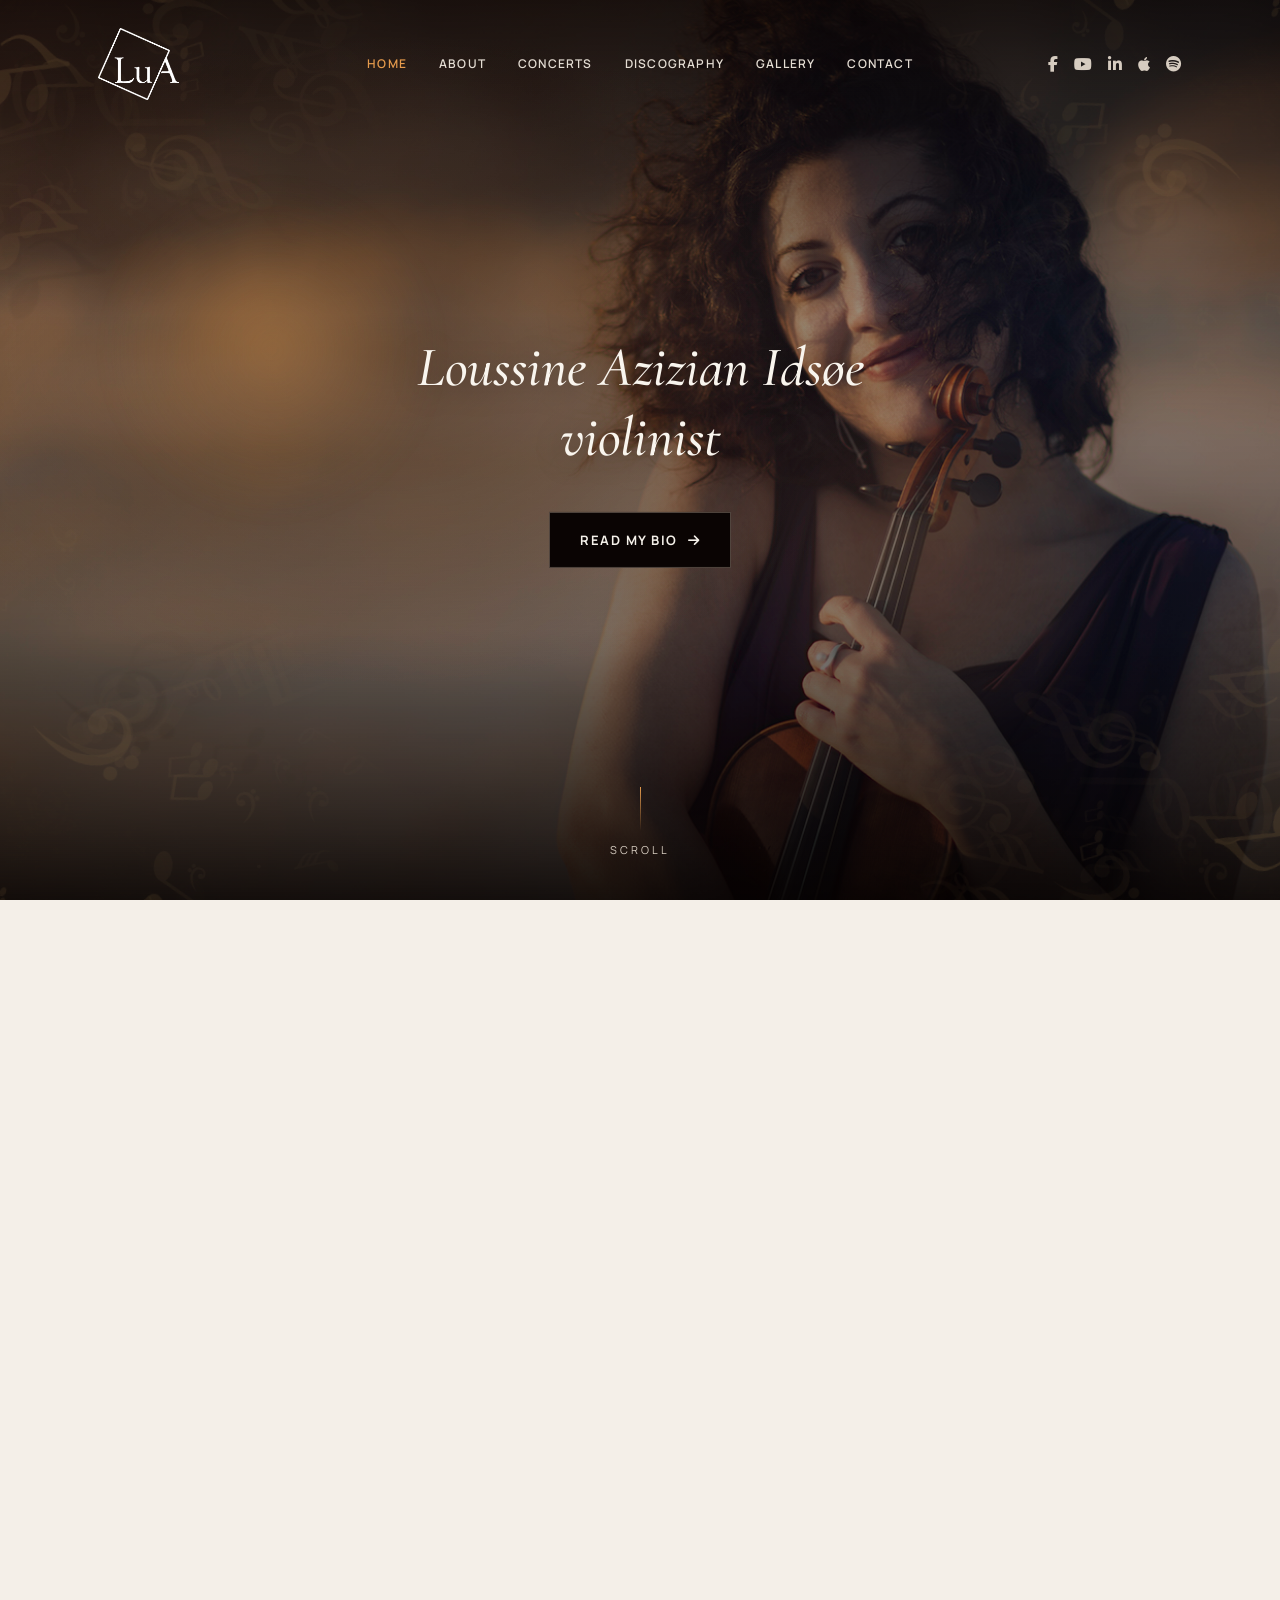
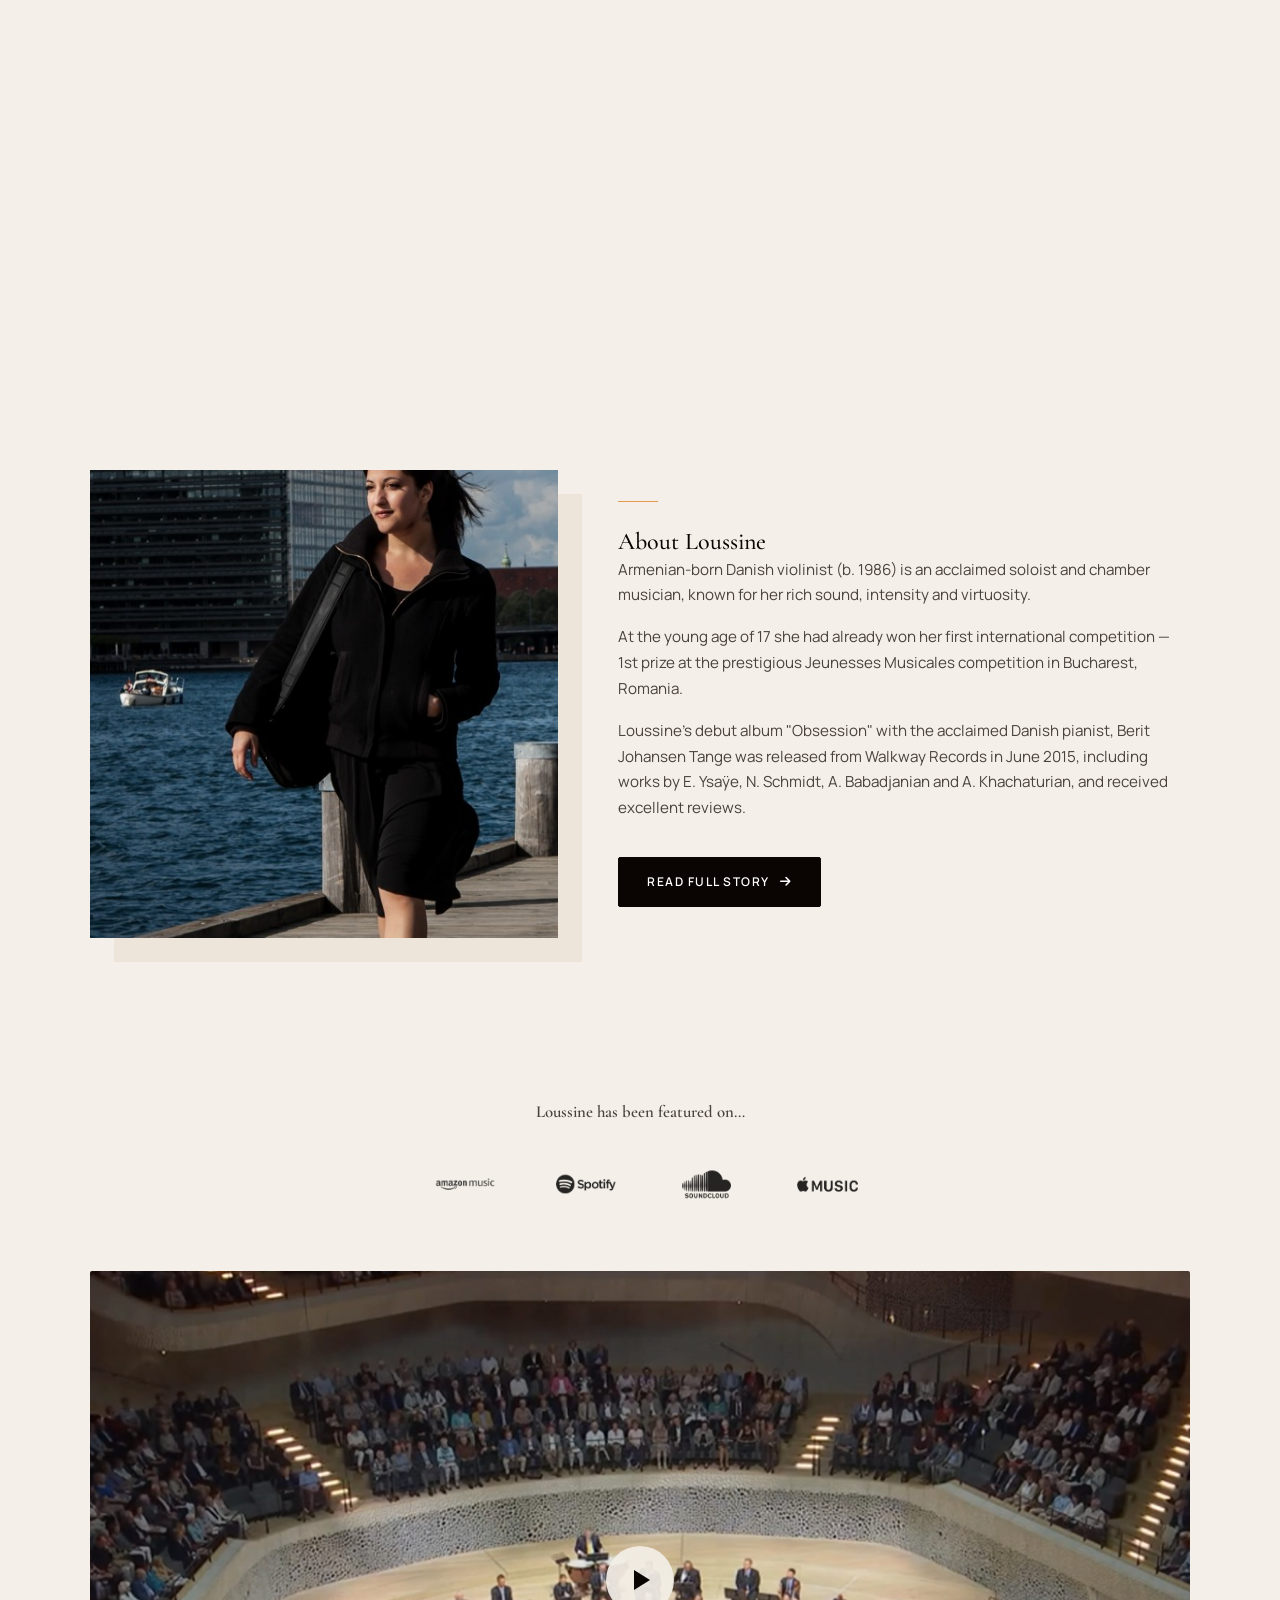
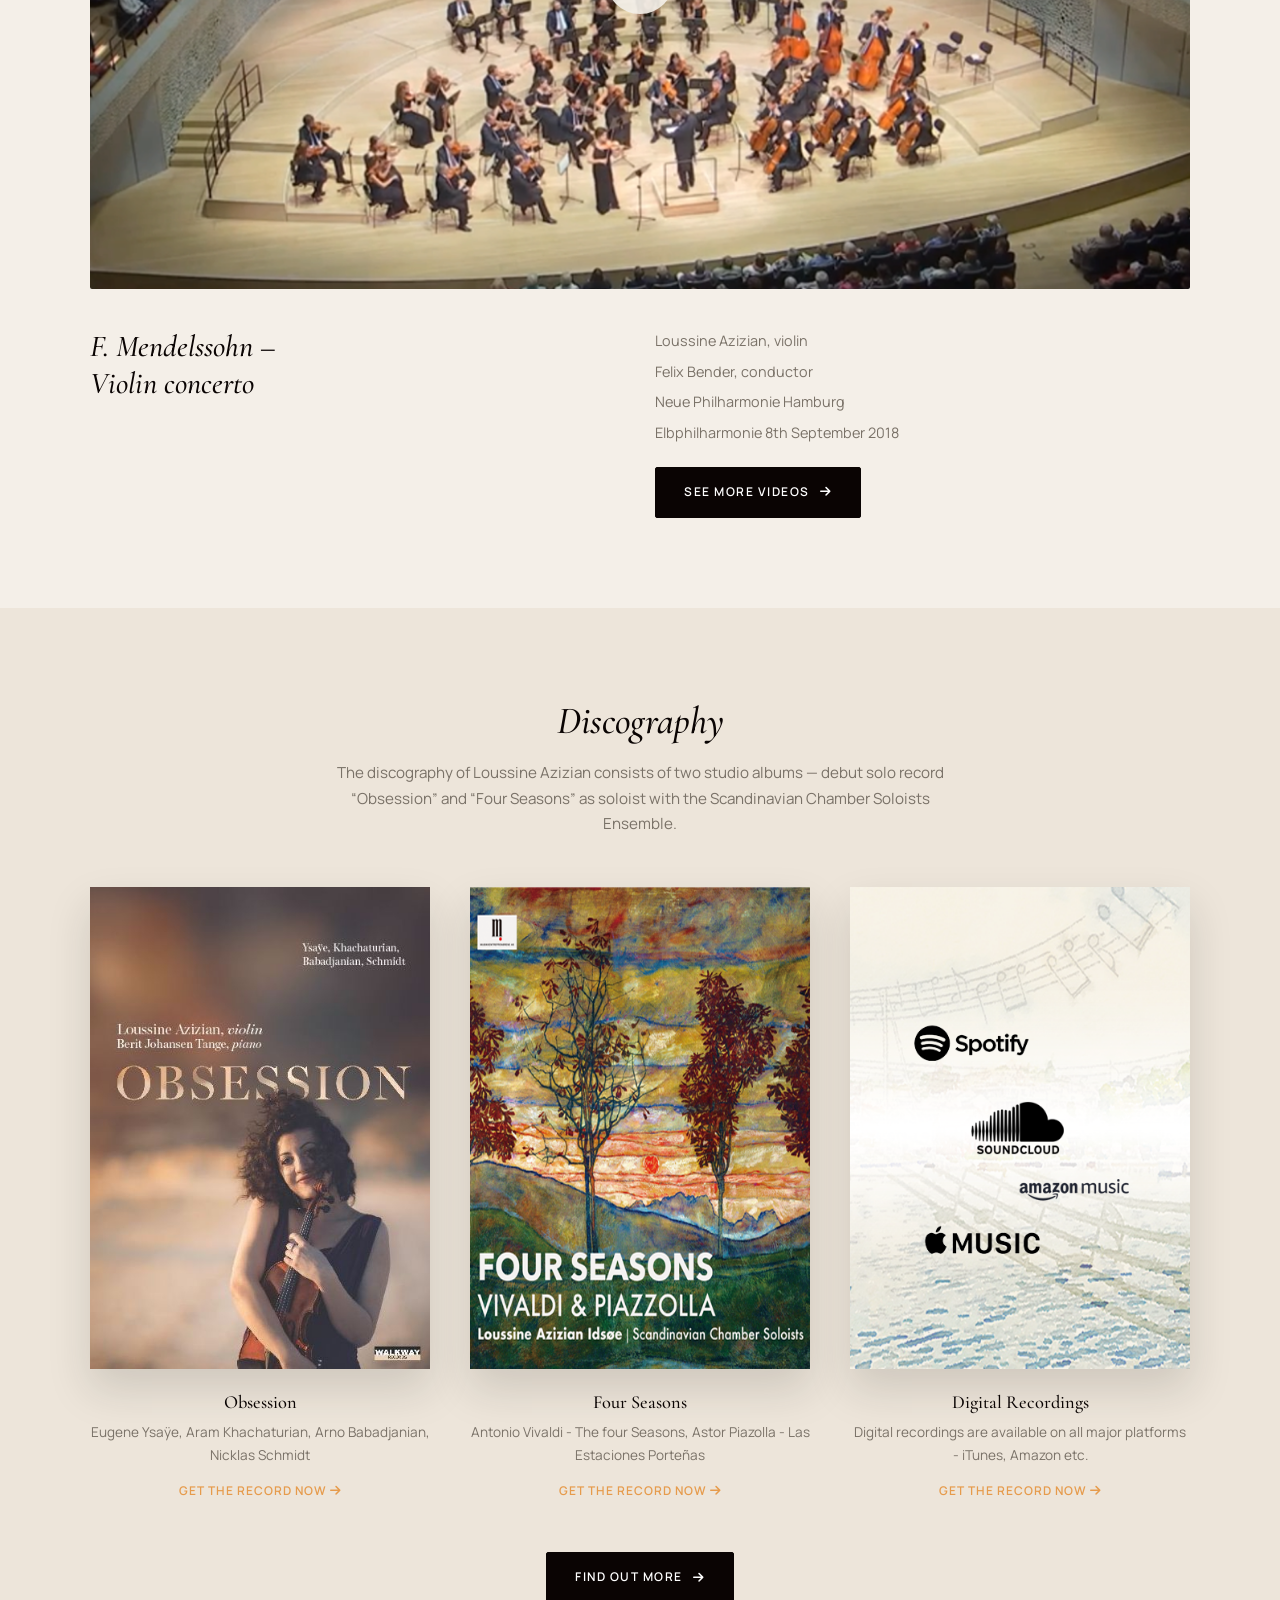
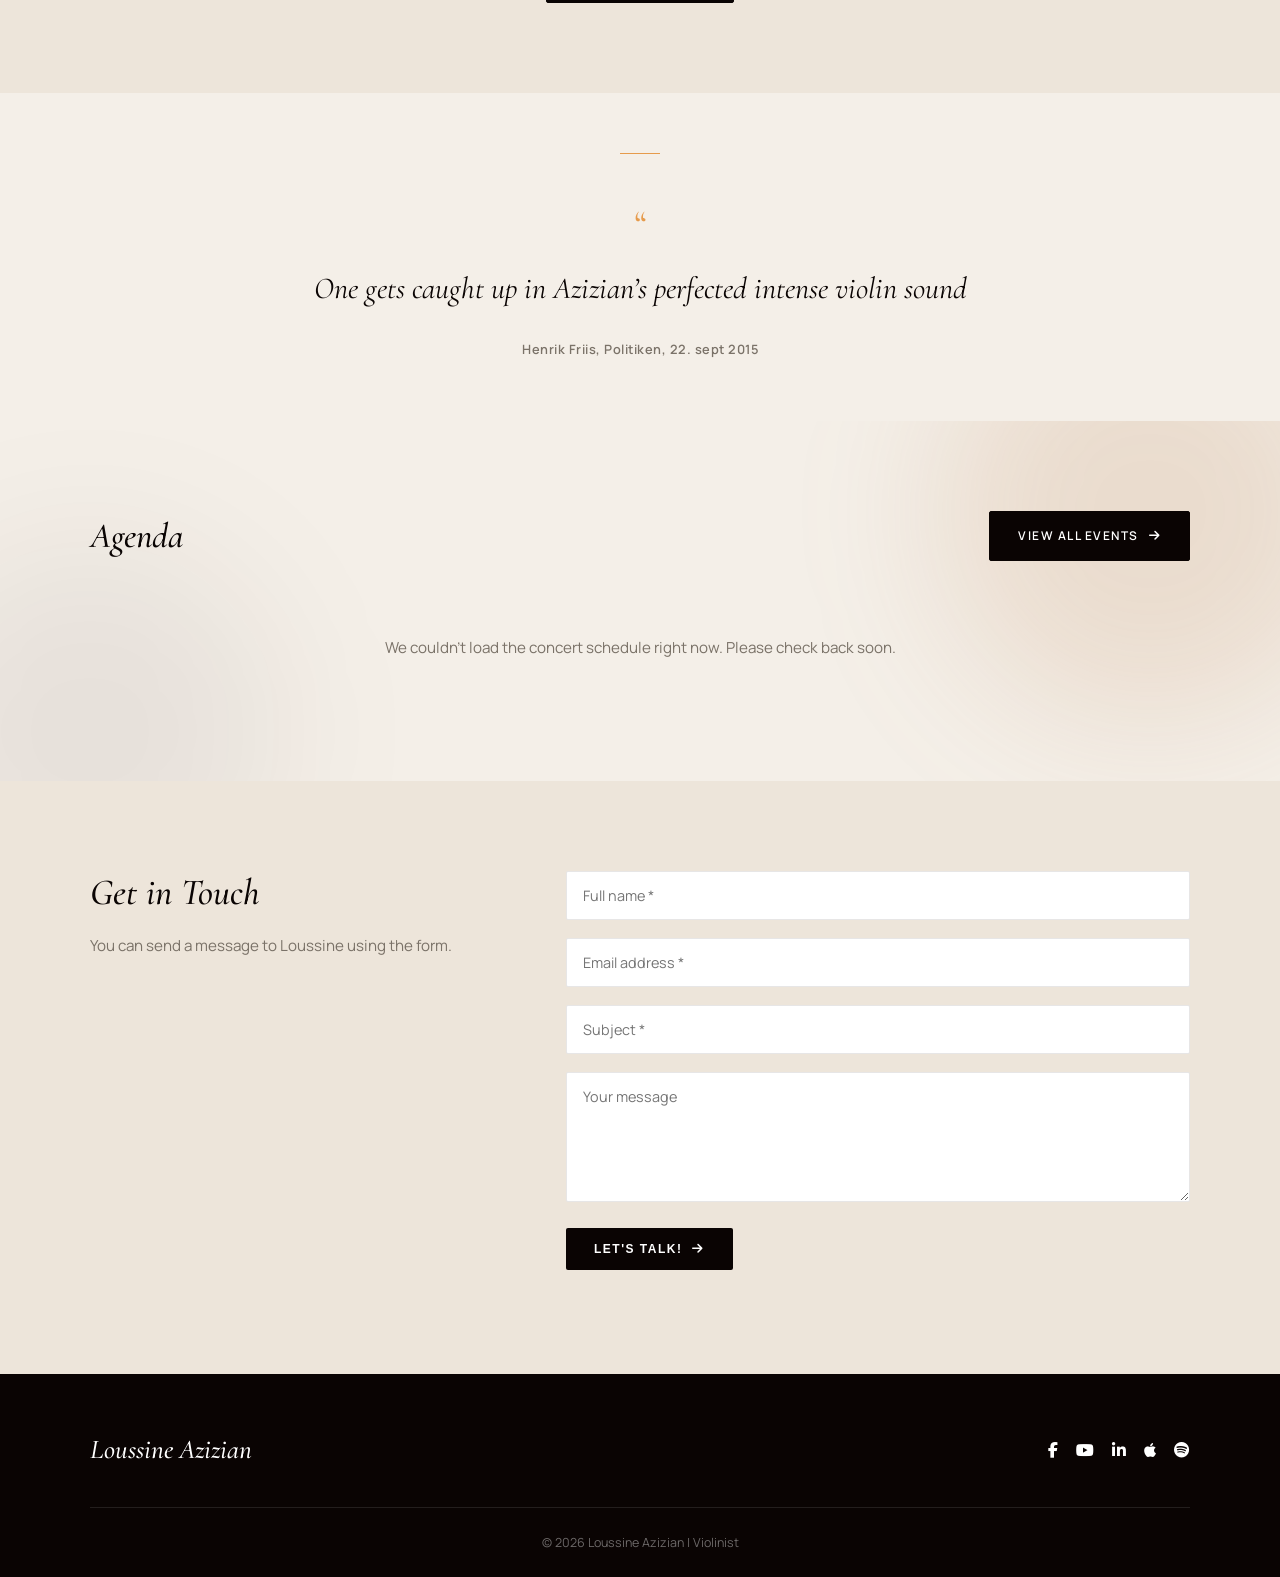
<file: index.html>
<!DOCTYPE html>
<html lang="en">

<head>
  <meta charset="UTF-8">
  <meta name="viewport" content="width=device-width, initial-scale=1.0">
  <title>Loussine Azizian Idsøe | Violinist &amp; Mom</title>
  <meta name="description"
    content="Loussine Azizian Idsøe — Armenian-born Danish violinist, soloist and chamber musician. Concerts, discography, and news.">

  <link rel="preconnect" href="https://fonts.googleapis.com">
  <link rel="preconnect" href="https://fonts.gstatic.com" crossorigin>
  <link
    href="https://fonts.googleapis.com/css2?family=Cormorant+Garamond:ital,wght@0,400;0,500;0,700;1,400;1,500;1,600&family=Manrope:wght@400;500;600;700&display=swap"
    rel="stylesheet">
  <link rel="stylesheet" href="https://cdnjs.cloudflare.com/ajax/libs/font-awesome/6.5.1/css/all.min.css">

  <link rel="stylesheet" href="css/style.css">
</head>

<body>

  <!-- ============ HEADER ============ -->
  <header class="site-header">
    <div class="container header-inner">
      <a href="index.html" class="site-logo">
        <img src="images/logo.png" alt="Loussine Azizian logo">
      </a>

      <nav class="nav-primary">
        <a href="index.html" class="is-active">Home</a>
        <a href="about.html">About</a>
        <a href="concerts.html">Concerts</a>
        <a href="discography.html">Discography</a>
        <a href="gallery.html">Gallery</a>
        <a href="contact.html">Contact</a>
      </nav>

      <div class="nav-social">
        <a href="https://www.facebook.com/lucy.azizian.1" target="_blank" rel="noopener" aria-label="Facebook"><i class="fab fa-facebook-f"></i></a>
        <a href="https://www.youtube.com/user/eshuciun" target="_blank" rel="noopener" aria-label="YouTube"><i class="fab fa-youtube"></i></a>
        <a href="https://www.linkedin.com/in/lucy-azizian-929222161" target="_blank" rel="noopener" aria-label="LinkedIn"><i class="fab fa-linkedin-in"></i></a>
        <a href="https://music.apple.com/dk/artist/loussine-azizian/733788300?l=da" target="_blank" rel="noopener" aria-label="Apple Music"><i class="fab fa-apple"></i></a>
        <a href="https://open.spotify.com/album/0ar8WJOuBbBLmjjsW2YjvR" target="_blank" rel="noopener" aria-label="Spotify"><i class="fab fa-spotify"></i></a>
      </div>

      <button class="nav-toggle" aria-label="Toggle menu">
        <span></span><span></span><span></span>
      </button>
    </div>
  </header>

  <!-- ============ HERO (scroll-driven parallax) ============ -->
  <section class="hero-parallax-track" id="heroParallaxTrack">
    <div class="hero-parallax-stage">

      <div class="hero-parallax-bg" id="heroParallaxBg">
        <img src="images/hero-header.jpg" alt="Loussine Azizian Idsøe, violinist">
      </div>

      <div class="hero-parallax-wash" id="heroParallaxWash"></div>
      <div class="hero-parallax-dim" id="heroParallaxDim"></div>
      <div class="hero-parallax-glow" id="heroParallaxGlow"></div>

      <div class="hero-parallax-corner hero-parallax-corner--tl" id="heroParallaxCornerTl">
        <img src="images/corner-top-left-dark.png" alt="" loading="lazy" decoding="async">
        <img src="images/corner-top-left.png" alt="" loading="lazy" decoding="async">
        <img src="images/corner-top-left.png" alt="" loading="lazy" decoding="async">
      </div>
      <div class="hero-parallax-corner hero-parallax-corner--tr" id="heroParallaxCornerTr">
        <img src="images/corner-top-right-dark.png" alt="" loading="lazy" decoding="async">
        <img src="images/corner-top-right.png" alt="" loading="lazy" decoding="async">
        <img src="images/corner-top-right.png" alt="" loading="lazy" decoding="async">
      </div>
      <div class="hero-parallax-corner hero-parallax-corner--bl" id="heroParallaxCornerBl">
        <img src="images/corner-bottom-left-dark.png" alt="" loading="lazy" decoding="async">
        <img src="images/corner-bottom-left.png" alt="" loading="lazy" decoding="async">
        <img src="images/corner-bottom-left.png" alt="" loading="lazy" decoding="async">
      </div>
      <div class="hero-parallax-corner hero-parallax-corner--br" id="heroParallaxCornerBr">
        <img src="images/corner-bottom-right-dark.png" alt="" loading="lazy" decoding="async">
        <img src="images/corner-bottom-right.png" alt="" loading="lazy" decoding="async">
        <img src="images/corner-bottom-right.png" alt="" loading="lazy" decoding="async">
      </div>

      <div class="hero-parallax-text">
        <div class="hero-parallax-title" id="heroParallaxTitle">
          <h1>Loussine Azizian Idsøe<br>violinist</h1>
          <a href="about.html" class="hero-parallax-cta">Read my bio <i class="fas fa-arrow-right"></i></a>
        </div>
        <div class="hero-parallax-quote" id="heroParallaxQuote">
          <p>&ldquo;One gets caught up in Azizian&rsquo;s perfected intense violin sound&rdquo;</p>
          <cite>Henrik Friis, Politiken</cite>
        </div>
      </div>

      <div class="hero-parallax-scrollcue" id="heroParallaxScrollcue">
        <div class="hero-parallax-scrollcue-line"></div>
        <span>SCROLL</span>
      </div>

    </div>
  </section>

  <!-- ============ ABOUT / INTRO ============ -->
  <section class="section">
    <div class="container about-grid">
      <div class="about-photo-wrap">
        <img src="images/about-photo.jpg" alt="Loussine Azizian walking by the harbour in Copenhagen">
      </div>
      <div class="about-copy">
        <span class="eyebrow"></span>
        <h2>About Loussine</h2>
        <p>Armenian-born Danish violinist (b. 1986) is an acclaimed soloist and chamber musician, known for her rich
          sound, intensity and virtuosity.</p>
        <p>At the young age of 17 she had already won her first international competition — 1st prize at the prestigious
          Jeunesses Musicales competition in Bucharest, Romania.</p>
        <p>Loussine's debut album "Obsession" with the acclaimed Danish pianist, Berit Johansen Tange was released from
          Walkway Records in June 2015, including works by E. Ysaÿe, N. Schmidt, A. Babadjanian and A. Khachaturian, and
          received excellent reviews.</p>
        <a href="about.html" class="btn">Read full story <i class="fas fa-arrow-right"></i></a>
      </div>
    </div>
  </section>

  <!-- ============ FEATURED ON ============ -->
  <section class="featured-on">
    <div class="container">
      <p>Loussine has been featured on&hellip;</p>
      <div class="logo-strip">
        <img src="images/logo-amazon-music.png" alt="Amazon Music">
        <img src="images/logo-spotify.png" alt="Spotify">
        <img src="images/logo-soundcloud.png" alt="SoundCloud">
        <img src="images/logo-apple-music.png" alt="Apple Music">
      </div>
    </div>
  </section>

  <!-- ============ VIDEO FEATURE ============ -->
  <section class="video-feature">
    <div class="container">
      <div class="video-frame" data-video-url="https://youtu.be/kHAMpd9M06s?si=1d35GpMgnvGAZRKf" role="button"
        tabindex="0" aria-label="Play video: F. Mendelssohn Violin Concerto">
        <img src="images/video-thumbnail.png"
          alt="Loussine Azizian performing with the Neue Philharmonie Hamburg at the Elbphilharmonie">
        <span class="play-btn"></span>
      </div>

      <div class="video-info">
        <h3>F. Mendelssohn &ndash;<br>Violin concerto</h3>
        <div class="video-meta">
          <p>Loussine Azizian, violin</p>
          <p>Felix Bender, conductor</p>
          <p>Neue Philharmonie Hamburg</p>
          <p>Elbphilharmonie 8th September 2018</p>
          <a href="gallery.html" class="btn">See more videos <i class="fas fa-arrow-right"></i></a>
        </div>
      </div>
    </div>
  </section>

  <!-- ============ DISCOGRAPHY ============ -->
  <section class="section" style="background:var(--color-bg-alt);">
    <div class="container">
      <h2 class="section-title">Discography</h2>
      <p class="section-subtitle">The discography of Loussine Azizian consists of two studio albums &mdash; debut solo
        record &ldquo;Obsession&rdquo; and &ldquo;Four Seasons&rdquo; as soloist with the Scandinavian Chamber Soloists
        Ensemble.</p>

      <div class="discography-grid">
        <div class="disco-card">
          <img class="disco-cover" src="images/obsession-cover.jpg" alt="Obsession album cover">
          <h3>Obsession</h3>
          <p>Eugene Ysaÿe, Aram Khachaturian, Arno Babadjanian, Nicklas Schmidt</p>
          <a href="discography.html" class="link-arrow">Get the record now <i class="fas fa-arrow-right"></i></a>
        </div>
        <div class="disco-card">
          <img class="disco-cover" src="images/four-seasons-cover.png" alt="Four Seasons album cover">
          <h3>Four Seasons</h3>
          <p>Antonio Vivaldi - The four Seasons, Astor Piazolla - Las Estaciones Porteñas</p>
          <a href="discography.html" class="link-arrow">Get the record now <i class="fas fa-arrow-right"></i></a>
        </div>
        <div class="disco-card">
          <img class="disco-cover" src="images/digital-recordings-cover.png"
            alt="Digital recordings available on streaming platforms">
          <h3>Digital Recordings</h3>
          <p>Digital recordings are available on all major platforms - iTunes, Amazon etc.</p>
          <a href="discography.html" class="link-arrow">Get the record now <i class="fas fa-arrow-right"></i></a>
        </div>
      </div>

      <div class="discography-cta">
        <a href="discography.html" class="btn">Find out more <i class="fas fa-arrow-right"></i></a>
      </div>
    </div>
  </section>

  <!-- ============ QUOTE ============ -->
  <section class="quote-section">
    <div class="container">
      <span class="eyebrow" style="margin-left:auto;margin-right:auto;"></span>
      <span class="quote-mark">&ldquo;</span>
      <blockquote>One gets caught up in Azizian&rsquo;s perfected intense violin sound</blockquote>
      <p class="quote-cite">Henrik Friis, Politiken, 22. sept 2015</p>
    </div>
  </section>

  <!-- ============ AGENDA ============ -->
  <section class="section agenda-section">
    <div class="container">
      <div class="agenda-header">
        <h2>Agenda</h2>
        <a href="concerts.html" class="btn">View all events <i class="fas fa-arrow-right"></i></a>
      </div>

      <div id="concert-schedule" class="agenda-grid">Loading concert dates&hellip;</div>
    </div>
  </section>

  <!-- ============ CONTACT ============ -->
  <section class="section contact-section">
    <div class="container contact-grid">
      <div class="contact-intro">
        <h2>Get in Touch</h2>
        <p>You can send a message to Loussine using the form.</p>
      </div>

      <form class="contact-form">
        <div class="form-row">
          <input type="text" name="name" placeholder="Full name *" required>
        </div>
        <div class="form-row">
          <input type="email" name="email" placeholder="Email address *" required>
        </div>
        <div class="form-row">
          <input type="text" name="subject" placeholder="Subject *" required>
        </div>
        <div class="form-row">
          <textarea name="message" placeholder="Your message" required></textarea>
        </div>
        <button type="submit" class="btn">Let's talk! <i class="fas fa-arrow-right"></i></button>
        <p class="form-status"></p>
      </form>
    </div>
  </section>

  <!-- ============ FOOTER ============ -->
  <footer class="site-footer">
    <div class="container">
      <div class="footer-top">
        <h2>Loussine Azizian</h2>
        <div class="footer-social">
          <a href="https://www.facebook.com/lucy.azizian.1" target="_blank" rel="noopener" aria-label="Facebook"><i class="fab fa-facebook-f"></i></a>
          <a href="https://www.youtube.com/user/eshuciun" target="_blank" rel="noopener" aria-label="YouTube"><i class="fab fa-youtube"></i></a>
          <a href="https://www.linkedin.com/in/lucy-azizian-929222161" target="_blank" rel="noopener" aria-label="LinkedIn"><i class="fab fa-linkedin-in"></i></a>
          <a href="https://music.apple.com/dk/artist/loussine-azizian/733788300?l=da" target="_blank" rel="noopener" aria-label="Apple Music"><i class="fab fa-apple"></i></a>
          <a href="https://open.spotify.com/album/0ar8WJOuBbBLmjjsW2YjvR" target="_blank" rel="noopener" aria-label="Spotify"><i class="fab fa-spotify"></i></a>
        </div>
      </div>
      <div class="footer-bottom">
        <p>&copy; 2026 Loussine Azizian | Violinist</p>
      </div>
    </div>
  </footer>

  <script src="js/script.js"></script>
  <script src="js/hero-parallax.js"></script>
  <script src="js/home-agenda.js"></script>
  <script src="js/forms.js"></script>
</body>

</html>
</file>
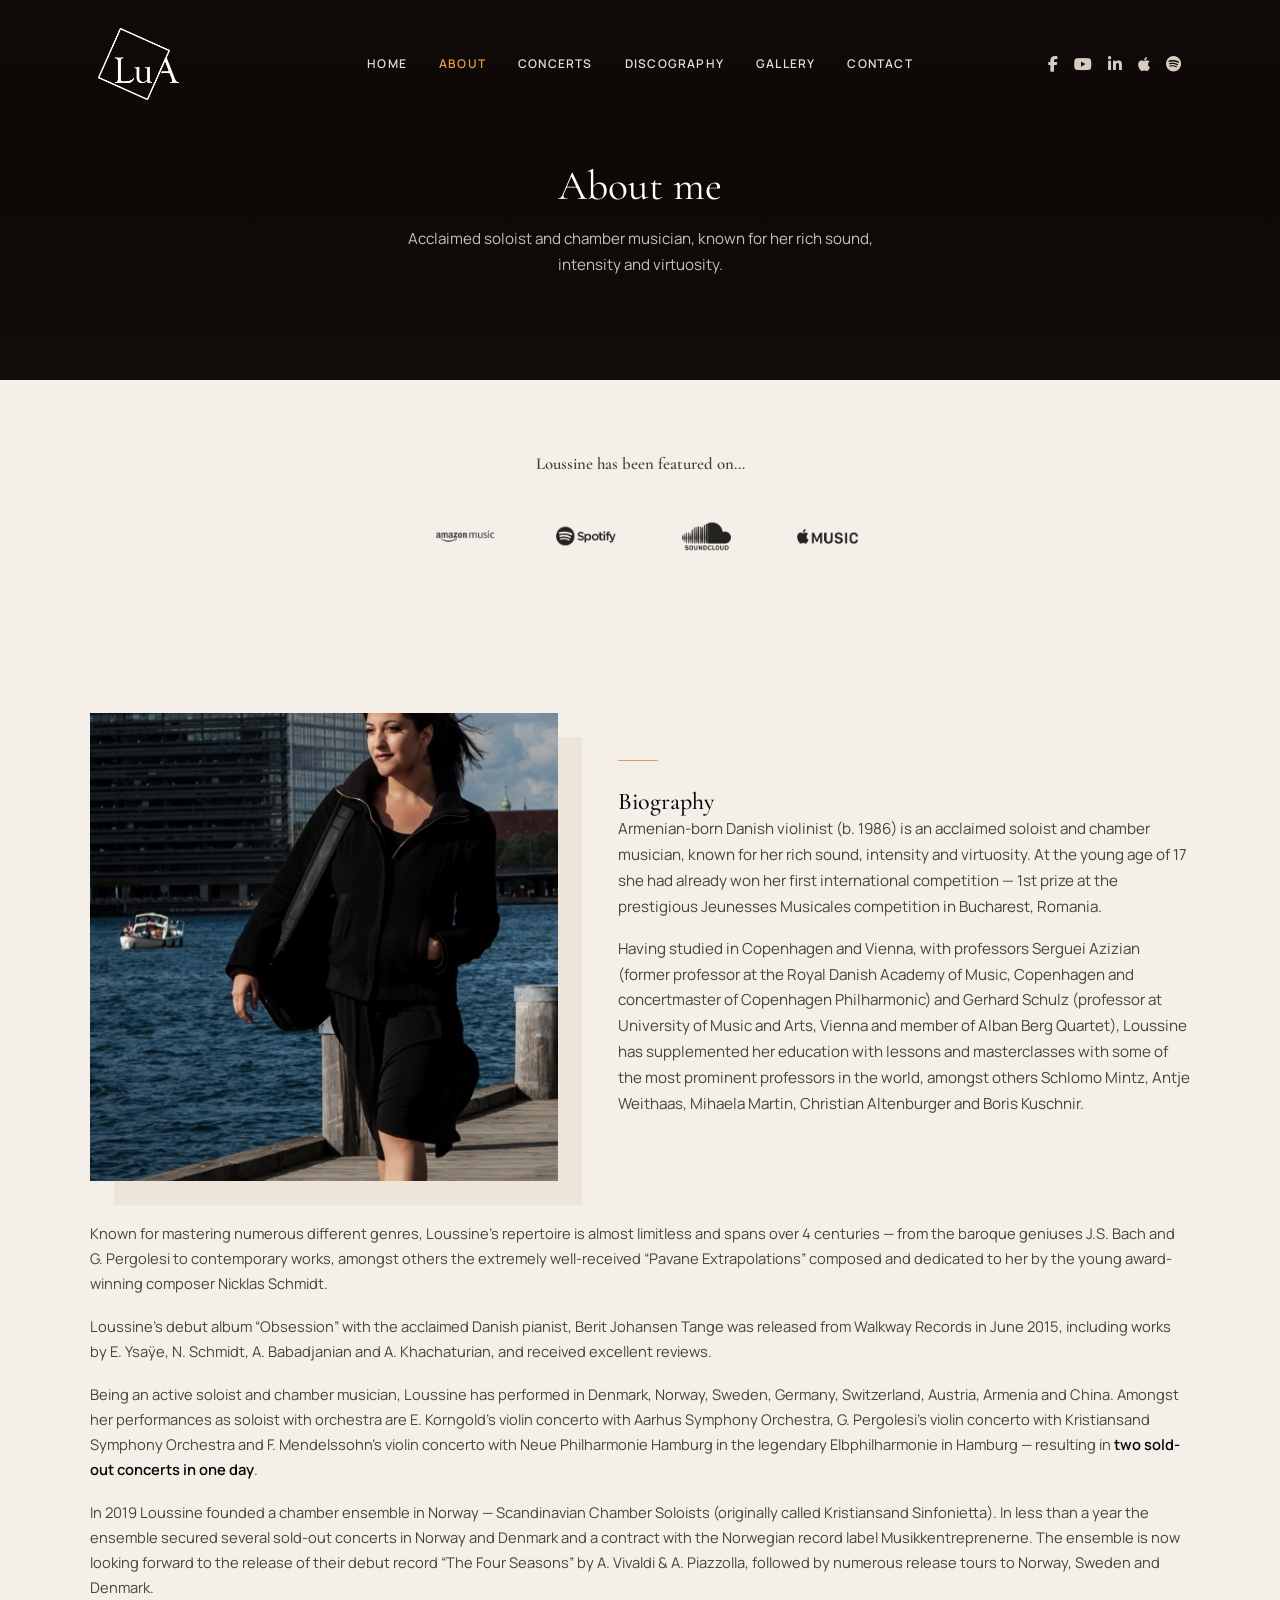
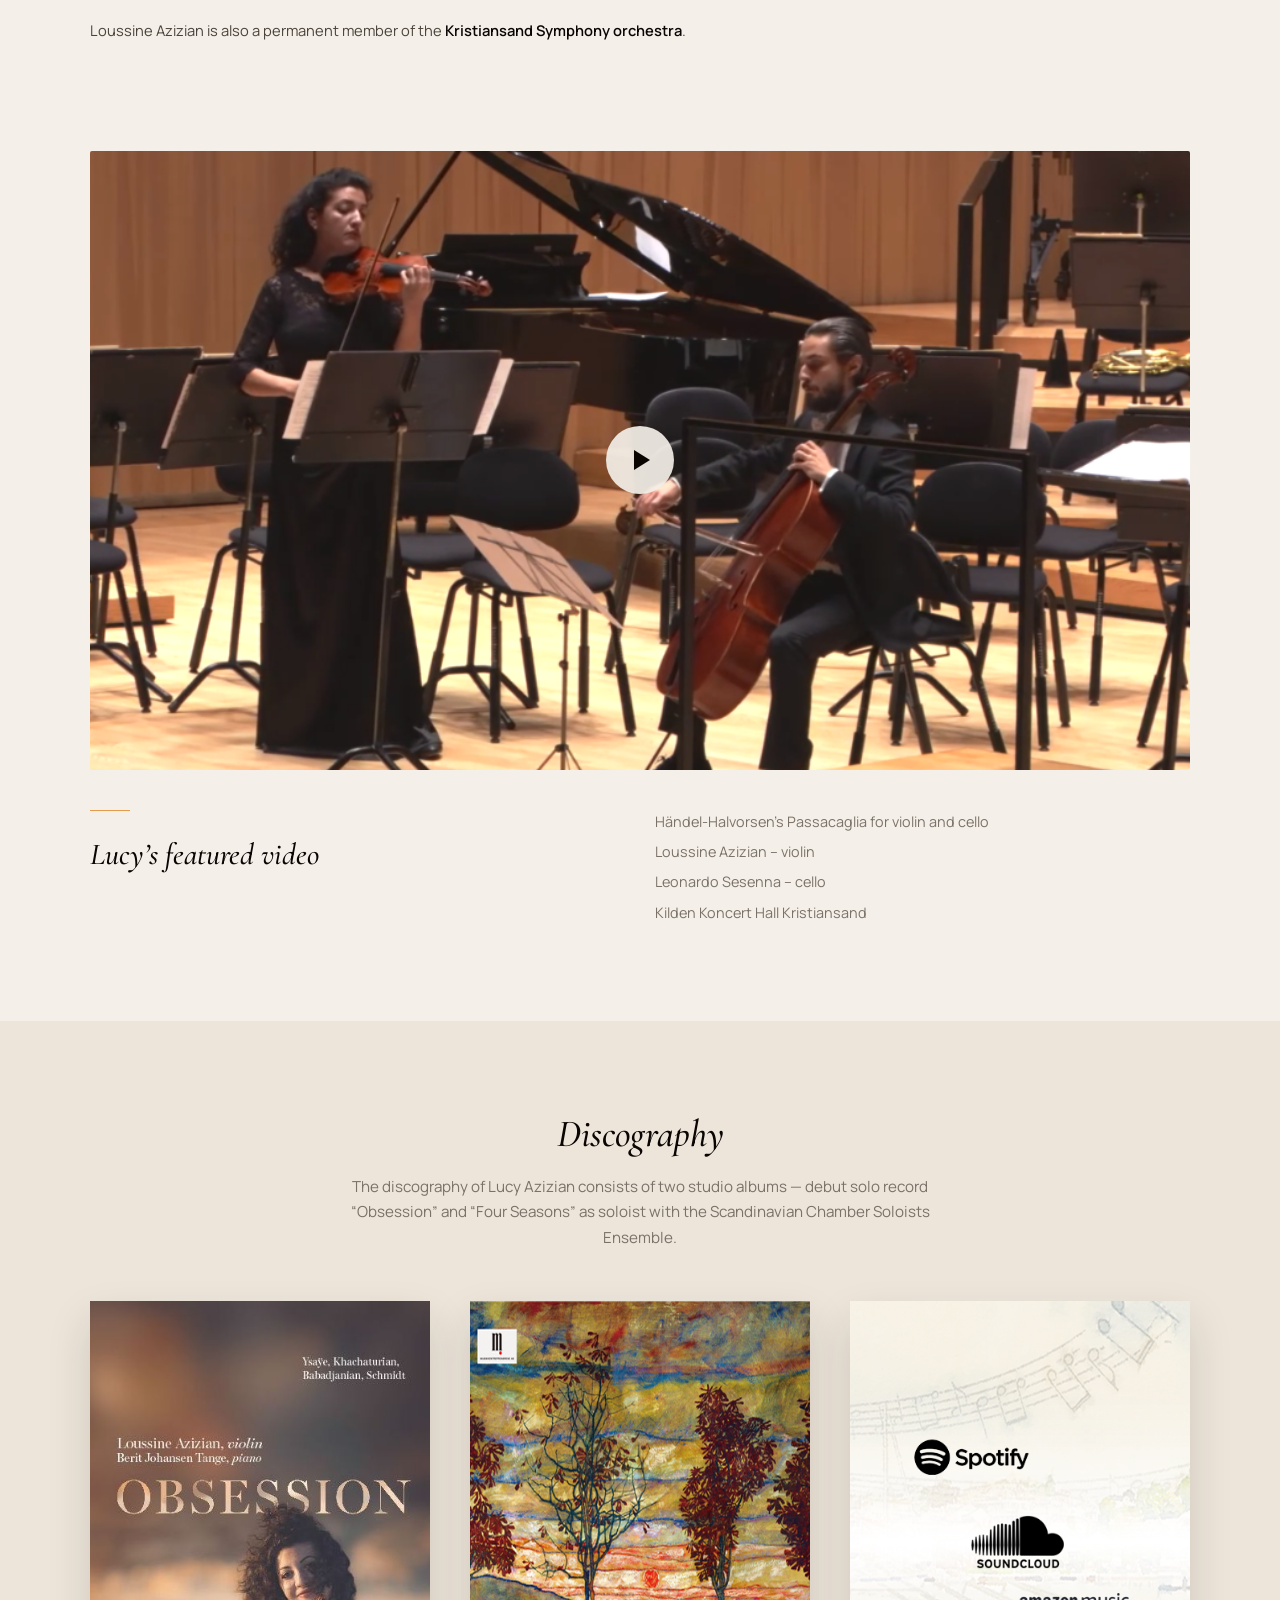
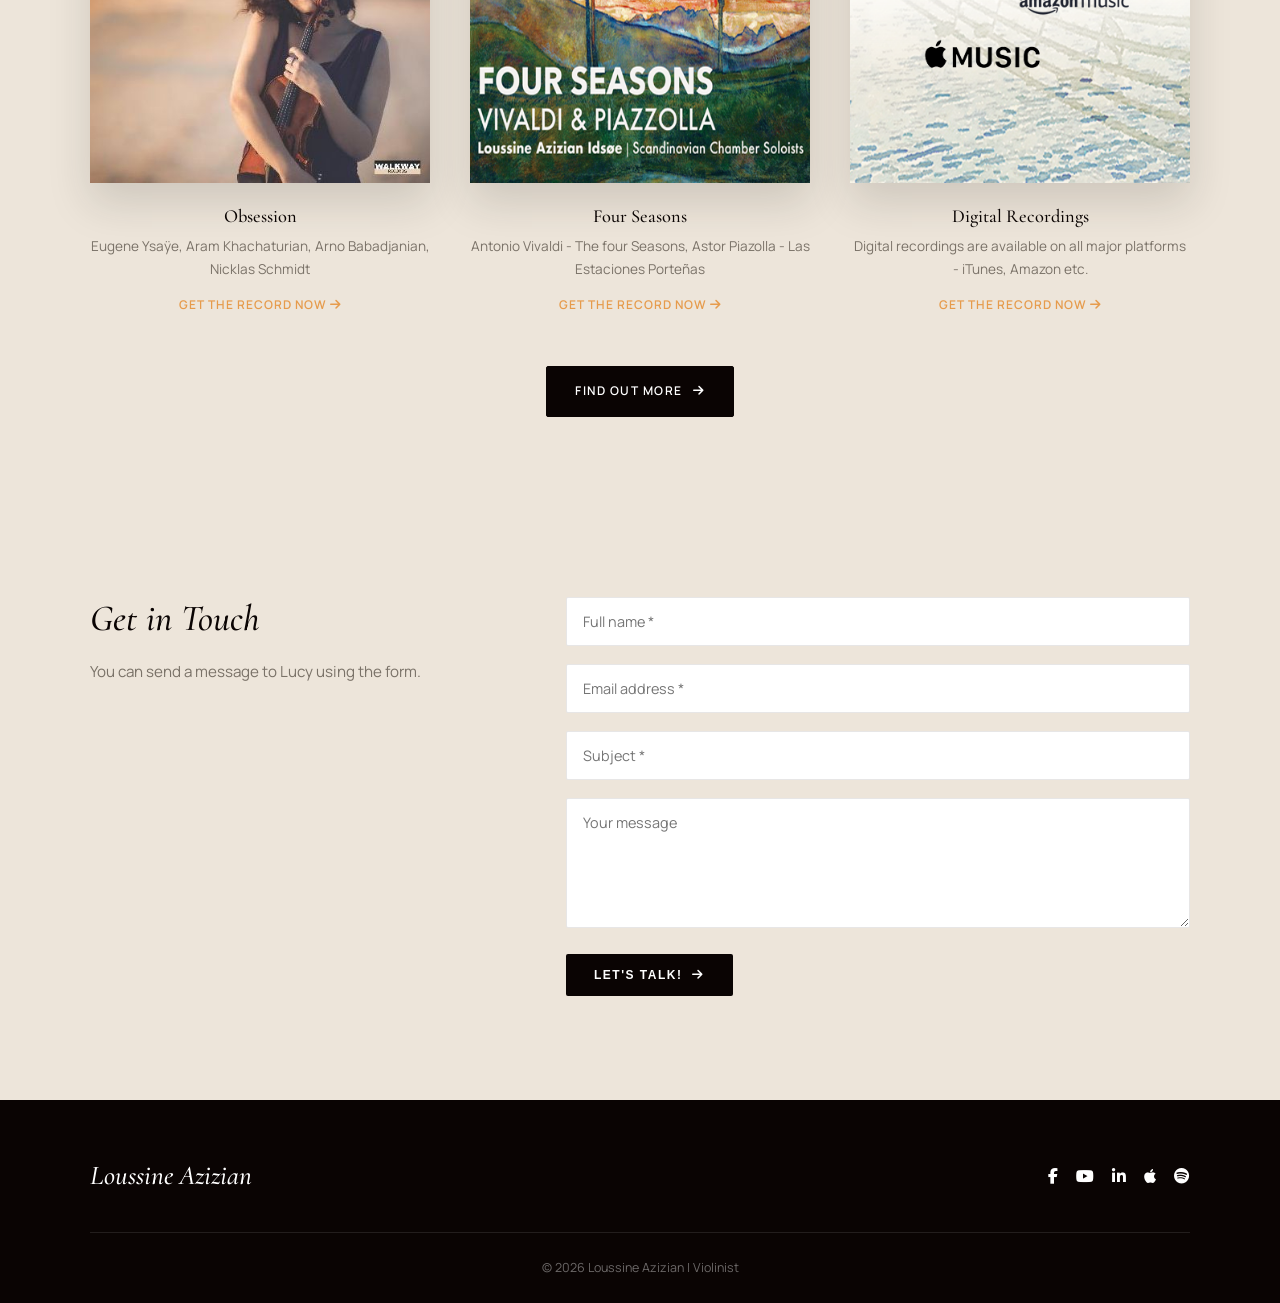
<file: about.html>
<!DOCTYPE html>
<html lang="en">

<head>
  <meta charset="UTF-8">
  <meta name="viewport" content="width=device-width, initial-scale=1.0">
  <title>About | Loussine Azizian Idsøe</title>
  <meta name="description"
    content="About Loussine Azizian Idsøe — Armenian-born Danish violinist, soloist and chamber musician. Biography, training and performance history.">

  <link rel="preconnect" href="https://fonts.googleapis.com">
  <link rel="preconnect" href="https://fonts.gstatic.com" crossorigin>
  <link
    href="https://fonts.googleapis.com/css2?family=Cormorant+Garamond:ital,wght@0,400;0,500;0,700;1,400;1,500;1,600&family=Manrope:wght@400;500;600;700&display=swap"
    rel="stylesheet">
  <link rel="stylesheet" href="https://cdnjs.cloudflare.com/ajax/libs/font-awesome/6.5.1/css/all.min.css">

  <link rel="stylesheet" href="css/style.css">
</head>

<body>

  <!-- ============ HEADER ============ -->
  <header class="site-header">
    <div class="container header-inner">
      <a href="index.html" class="site-logo">
        <img src="images/logo.png" alt="Loussine Azizian logo">
      </a>

      <nav class="nav-primary">
        <a href="index.html">Home</a>
        <a href="about.html" class="is-active">About</a>
        <a href="concerts.html">Concerts</a>
        <a href="discography.html">Discography</a>
        <a href="gallery.html">Gallery</a>
        <a href="contact.html">Contact</a>
      </nav>

      <div class="nav-social">
        <a href="https://www.facebook.com/lucy.azizian.1" target="_blank" rel="noopener" aria-label="Facebook"><i class="fab fa-facebook-f"></i></a>
        <a href="https://www.youtube.com/user/eshuciun" target="_blank" rel="noopener" aria-label="YouTube"><i class="fab fa-youtube"></i></a>
        <a href="https://www.linkedin.com/in/lucy-azizian-929222161" target="_blank" rel="noopener" aria-label="LinkedIn"><i class="fab fa-linkedin-in"></i></a>
        <a href="https://music.apple.com/dk/artist/loussine-azizian/733788300?l=da" target="_blank" rel="noopener" aria-label="Apple Music"><i class="fab fa-apple"></i></a>
        <a href="https://open.spotify.com/album/0ar8WJOuBbBLmjjsW2YjvR" target="_blank" rel="noopener" aria-label="Spotify"><i class="fab fa-spotify"></i></a>
      </div>

      <button class="nav-toggle" aria-label="Toggle menu">
        <span></span><span></span><span></span>
      </button>
    </div>
  </header>

  <!-- ============ PAGE HERO ============ -->
  <section class="hero page-hero" style="background-color:var(--color-dark);">
    <div class="hero-content container">
      <h1>About me</h1>
      <p class="page-hero-subtitle">Acclaimed soloist and chamber musician, known for her rich sound, intensity and
        virtuosity.</p>
    </div>
  </section>

  <!-- ============ FEATURED ON ============ -->
  <section class="featured-on">
    <div class="container">
      <p>Loussine has been featured on&hellip;</p>
      <div class="logo-strip">
        <img src="images/logo-amazon-music.png" alt="Amazon Music">
        <img src="images/logo-spotify.png" alt="Spotify">
        <img src="images/logo-soundcloud.png" alt="SoundCloud">
        <img src="images/logo-apple-music.png" alt="Apple Music">
      </div>
    </div>
  </section>

  <!-- ============ BIOGRAPHY ============ -->
  <section class="section">
    <div class="container">
      <div class="about-grid">
        <div class="about-photo-wrap">
          <img src="images/about-photo.jpg" alt="Loussine Azizian walking by the harbour in Copenhagen">
        </div>
        <div class="about-copy">
          <span class="eyebrow"></span>
          <h2>Biography</h2>
          <p>Armenian-born Danish violinist (b. 1986) is an acclaimed soloist and chamber musician, known for her rich
            sound, intensity and virtuosity. At the young age of 17 she had already won her first international
            competition &mdash; 1st prize at the prestigious Jeunesses Musicales competition in Bucharest, Romania.</p>
          <p>Having studied in Copenhagen and Vienna, with professors Serguei Azizian (former professor at the Royal
            Danish Academy of Music, Copenhagen and concertmaster of Copenhagen Philharmonic) and Gerhard Schulz
            (professor at University of Music and Arts, Vienna and member of Alban Berg Quartet), Loussine has
            supplemented her education with lessons and masterclasses with some of the most prominent professors in
            the world, amongst others Schlomo Mintz, Antje Weithaas, Mihaela Martin, Christian Altenburger and Boris
            Kuschnir.</p>
        </div>
      </div>

      <div class="bio-more">
        <p>Known for mastering numerous different genres, Loussine&rsquo;s repertoire is almost limitless and spans
          over 4 centuries &mdash; from the baroque geniuses J.S. Bach and G. Pergolesi to contemporary works,
          amongst others the extremely well-received &ldquo;Pavane Extrapolations&rdquo; composed and dedicated to
          her by the young award-winning composer Nicklas Schmidt.</p>
        <p>Loussine&rsquo;s debut album &ldquo;Obsession&rdquo; with the acclaimed Danish pianist, Berit Johansen
          Tange was released from Walkway Records in June 2015, including works by E. Ysaÿe, N. Schmidt, A.
          Babadjanian and A. Khachaturian, and received excellent reviews.</p>
        <p>Being an active soloist and chamber musician, Loussine has performed in Denmark, Norway, Sweden, Germany,
          Switzerland, Austria, Armenia and China. Amongst her performances as soloist with orchestra are E.
          Korngold&rsquo;s violin concerto with Aarhus Symphony Orchestra, G. Pergolesi&rsquo;s violin concerto with
          Kristiansand Symphony Orchestra and F. Mendelssohn&rsquo;s violin concerto with Neue Philharmonie Hamburg in
          the legendary Elbphilharmonie in Hamburg &mdash; resulting in <strong>two sold-out concerts in one
            day</strong>.</p>
        <p>In 2019 Loussine founded a chamber ensemble in Norway &mdash; Scandinavian Chamber Soloists (originally
          called Kristiansand Sinfonietta). In less than a year the ensemble secured several sold-out concerts in
          Norway and Denmark and a contract with the Norwegian record label Musikkentreprenerne. The ensemble is now
          looking forward to the release of their debut record &ldquo;The Four Seasons&rdquo; by A. Vivaldi &amp; A.
          Piazzolla, followed by numerous release tours to Norway, Sweden and Denmark.</p>
        <p>Loussine Azizian is also a permanent member of the <strong>Kristiansand Symphony orchestra</strong>.</p>
      </div>
    </div>
  </section>

  <!-- ============ VIDEO FEATURE ============ -->
  <section class="video-feature">
    <div class="container">
      <div class="video-frame" data-video-url="https://youtu.be/g3PxhdDY618?si=V7vhoNEuzBtZs8NU" role="button"
        tabindex="0" aria-label="Play video: Händel-Halvorsen's Passacaglia performed by Huayra Duo">
        <img src="images/screenshot-youtube-5.png"
          alt="Loussine Azizian performing Händel-Halvorsen's Passacaglia at Kilden Koncert Hall">
        <span class="play-btn"></span>
      </div>

      <div class="video-info">
        <div>
          <span class="eyebrow"></span>
          <h3>Lucy&rsquo;s featured video</h3>
        </div>
        <div class="video-meta">
          <p>Händel-Halvorsen&rsquo;s Passacaglia for violin and cello</p>
          <p>Loussine Azizian &ndash; violin</p>
          <p>Leonardo Sesenna &ndash; cello</p>
          <p>Kilden Koncert Hall Kristiansand</p>
        </div>
      </div>
    </div>
  </section>

  <!-- ============ DISCOGRAPHY ============ -->
  <section class="section" style="background:var(--color-bg-alt);">
    <div class="container">
      <h2 class="section-title">Discography</h2>
      <p class="section-subtitle">The discography of Lucy Azizian consists of two studio albums &mdash; debut solo
        record &ldquo;Obsession&rdquo; and &ldquo;Four Seasons&rdquo; as soloist with the Scandinavian Chamber
        Soloists Ensemble.</p>

      <div class="discography-grid">
        <div class="disco-card">
          <img class="disco-cover" src="images/obsession-cover.jpg" alt="Obsession album cover">
          <h3>Obsession</h3>
          <p>Eugene Ysaÿe, Aram Khachaturian, Arno Babadjanian, Nicklas Schmidt</p>
          <a href="discography.html" class="link-arrow">Get the record now <i class="fas fa-arrow-right"></i></a>
        </div>
        <div class="disco-card">
          <img class="disco-cover" src="images/four-seasons-cover.png" alt="Four Seasons album cover">
          <h3>Four Seasons</h3>
          <p>Antonio Vivaldi - The four Seasons, Astor Piazolla - Las Estaciones Porteñas</p>
          <a href="discography.html" class="link-arrow">Get the record now <i class="fas fa-arrow-right"></i></a>
        </div>
        <div class="disco-card">
          <img class="disco-cover" src="images/digital-recordings-cover.png"
            alt="Digital recordings available on streaming platforms">
          <h3>Digital Recordings</h3>
          <p>Digital recordings are available on all major platforms - iTunes, Amazon etc.</p>
          <a href="discography.html" class="link-arrow">Get the record now <i class="fas fa-arrow-right"></i></a>
        </div>
      </div>

      <div class="discography-cta">
        <a href="discography.html" class="btn">Find out more <i class="fas fa-arrow-right"></i></a>
      </div>
    </div>
  </section>

  <!-- ============ CONTACT ============ -->
  <section class="section contact-section">
    <div class="container contact-grid">
      <div class="contact-intro">
        <h2>Get in Touch</h2>
        <p>You can send a message to Lucy using the form.</p>
      </div>

      <form class="contact-form">
        <div class="form-row">
          <input type="text" name="name" placeholder="Full name *" required>
        </div>
        <div class="form-row">
          <input type="email" name="email" placeholder="Email address *" required>
        </div>
        <div class="form-row">
          <input type="text" name="subject" placeholder="Subject *" required>
        </div>
        <div class="form-row">
          <textarea name="message" placeholder="Your message" required></textarea>
        </div>
        <button type="submit" class="btn">Let's talk! <i class="fas fa-arrow-right"></i></button>
        <p class="form-status"></p>
      </form>
    </div>
  </section>

  <!-- ============ FOOTER ============ -->
  <footer class="site-footer">
    <div class="container">
      <div class="footer-top">
        <h2>Loussine Azizian</h2>
        <div class="footer-social">
          <a href="https://www.facebook.com/lucy.azizian.1" target="_blank" rel="noopener" aria-label="Facebook"><i class="fab fa-facebook-f"></i></a>
          <a href="https://www.youtube.com/user/eshuciun" target="_blank" rel="noopener" aria-label="YouTube"><i class="fab fa-youtube"></i></a>
          <a href="https://www.linkedin.com/in/lucy-azizian-929222161" target="_blank" rel="noopener" aria-label="LinkedIn"><i class="fab fa-linkedin-in"></i></a>
          <a href="https://music.apple.com/dk/artist/loussine-azizian/733788300?l=da" target="_blank" rel="noopener" aria-label="Apple Music"><i class="fab fa-apple"></i></a>
          <a href="https://open.spotify.com/album/0ar8WJOuBbBLmjjsW2YjvR" target="_blank" rel="noopener" aria-label="Spotify"><i class="fab fa-spotify"></i></a>
        </div>
      </div>
      <div class="footer-bottom">
        <p>&copy; 2026 Loussine Azizian | Violinist</p>
      </div>
    </div>
  </footer>

  <script src="js/script.js"></script>
  <script src="js/forms.js"></script>
</body>

</html>
</file>
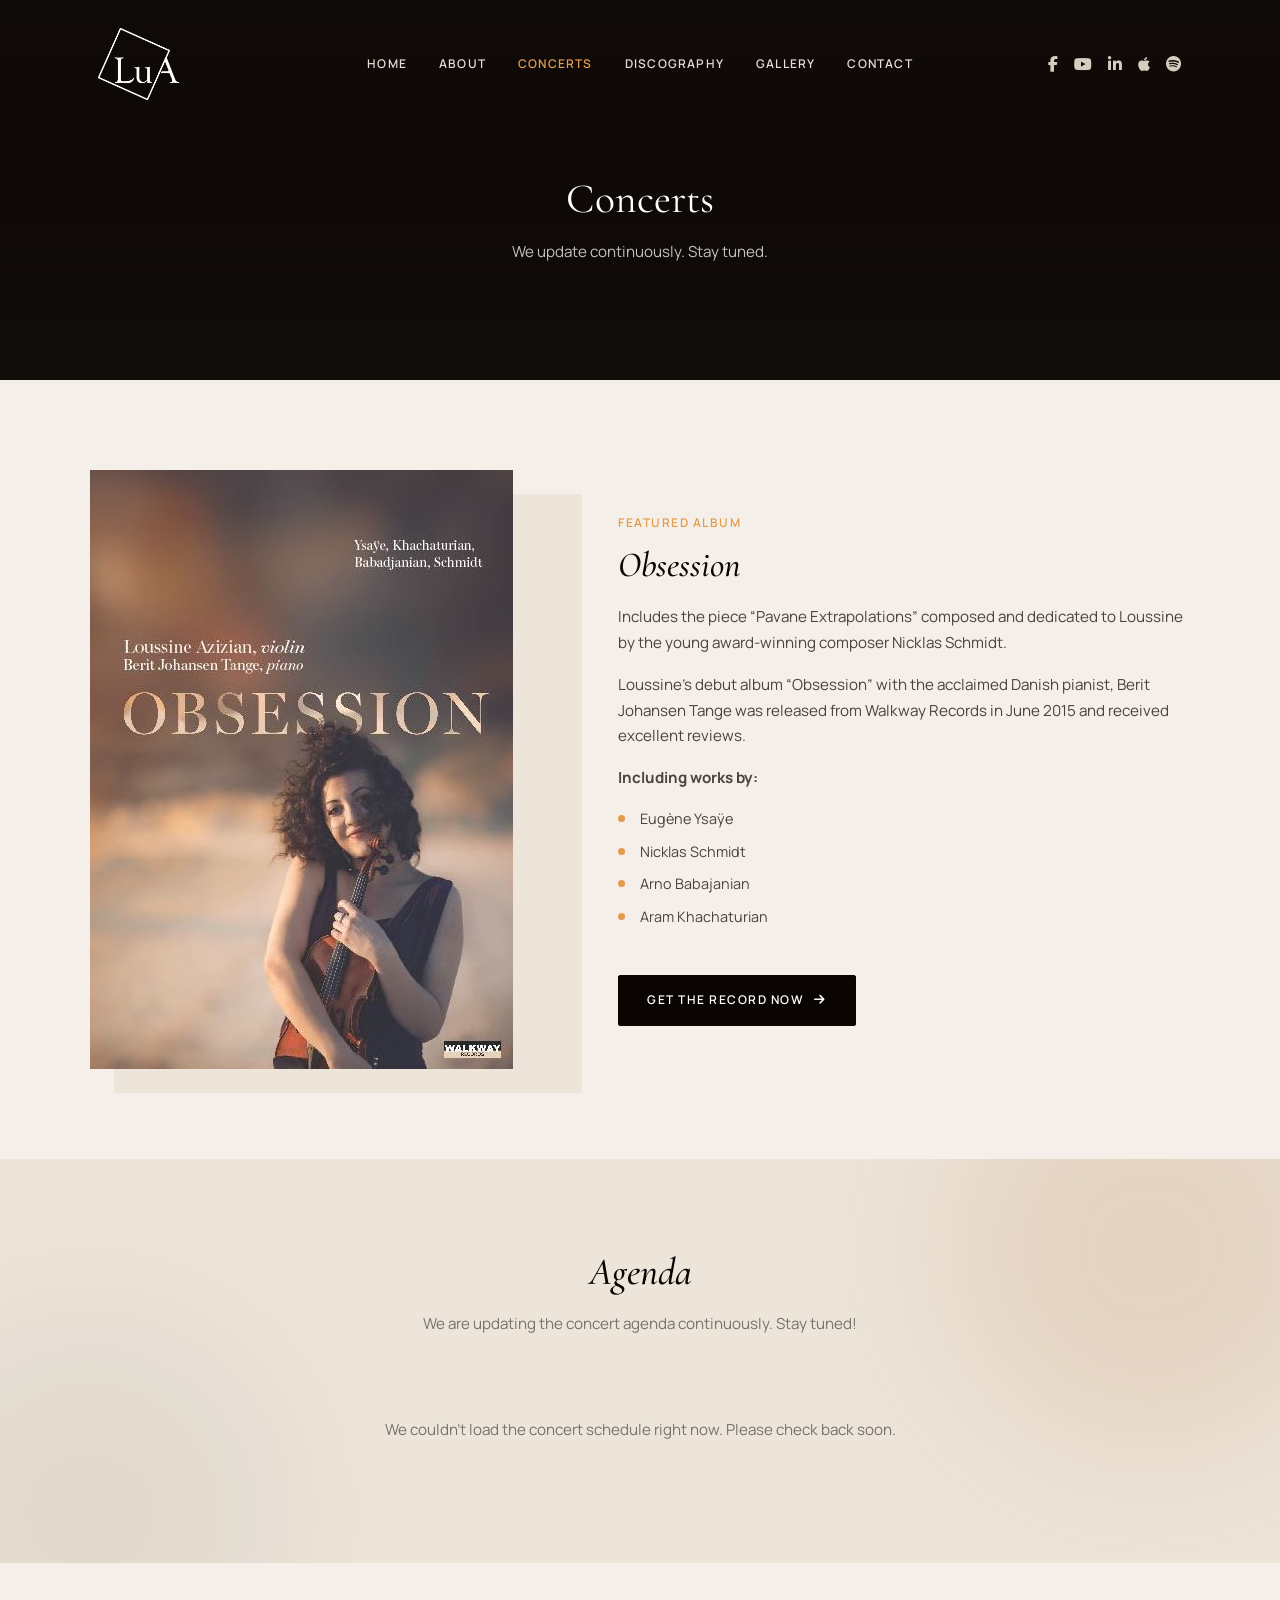
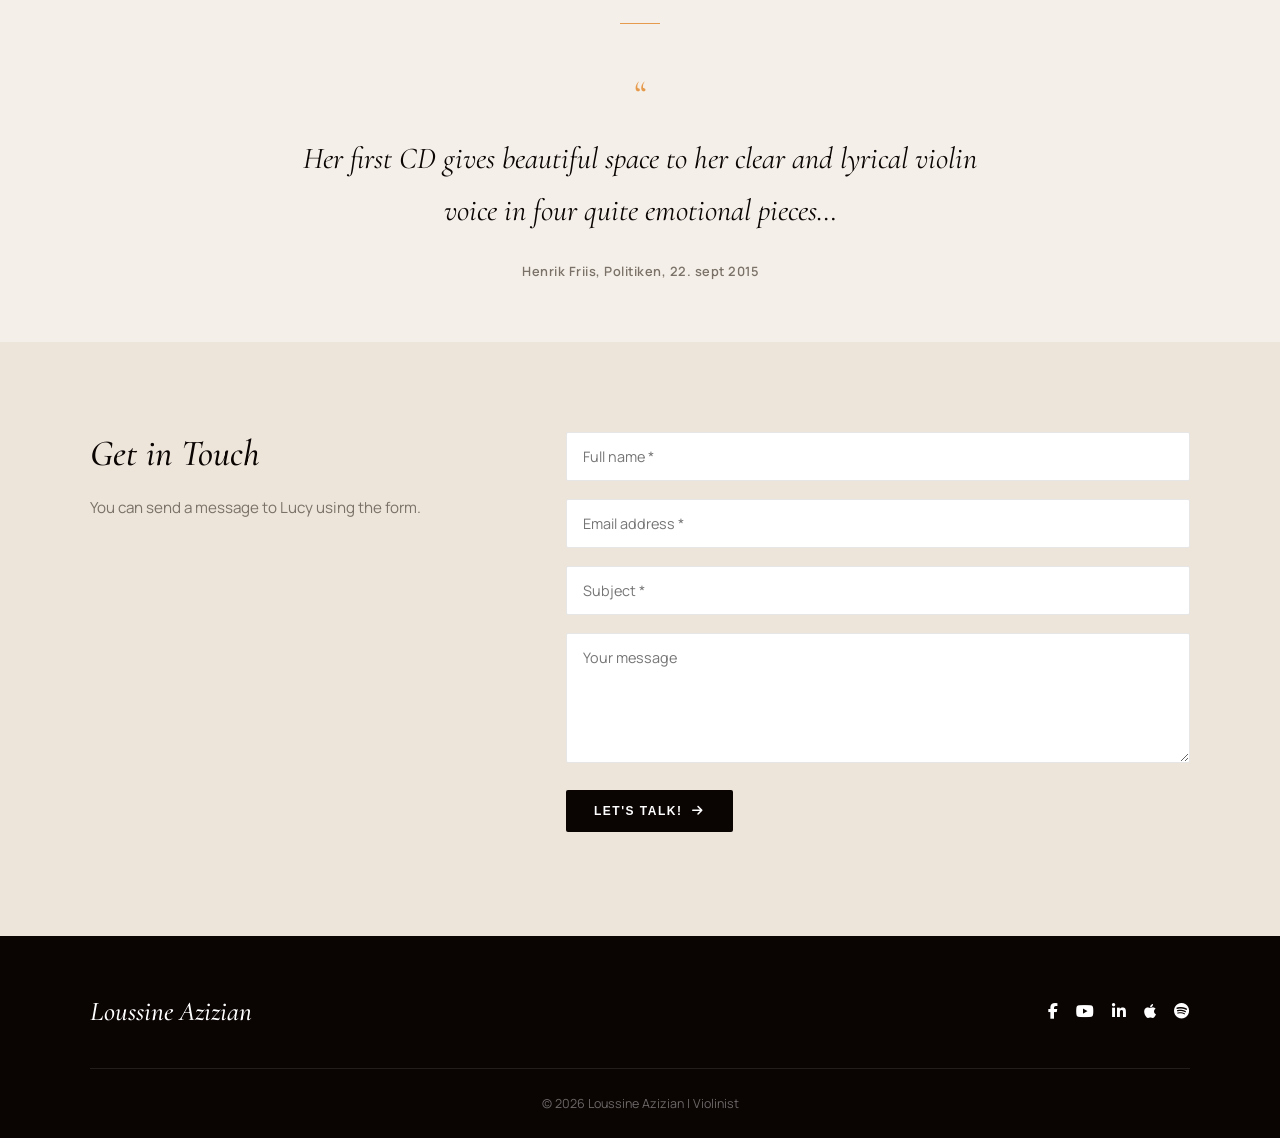
<file: concerts.html>
<!DOCTYPE html>
<html lang="en">

<head>
  <meta charset="UTF-8">
  <meta name="viewport" content="width=device-width, initial-scale=1.0">
  <title>Concerts | Loussine Azizian Idsøe</title>
  <meta name="description"
    content="Upcoming concerts and recitals by Loussine Azizian Idsøe — Armenian-born Danish violinist, soloist and chamber musician.">

  <link rel="preconnect" href="https://fonts.googleapis.com">
  <link rel="preconnect" href="https://fonts.gstatic.com" crossorigin>
  <link
    href="https://fonts.googleapis.com/css2?family=Cormorant+Garamond:ital,wght@0,400;0,500;0,700;1,400;1,500;1,600&family=Manrope:wght@400;500;600;700&display=swap"
    rel="stylesheet">
  <link rel="stylesheet" href="https://cdnjs.cloudflare.com/ajax/libs/font-awesome/6.5.1/css/all.min.css">

  <link rel="stylesheet" href="css/style.css">
</head>

<body>

  <!-- ============ HEADER ============ -->
  <header class="site-header">
    <div class="container header-inner">
      <a href="index.html" class="site-logo">
        <img src="images/logo.png" alt="Loussine Azizian logo">
      </a>

      <nav class="nav-primary">
        <a href="index.html">Home</a>
        <a href="about.html">About</a>
        <a href="concerts.html" class="is-active">Concerts</a>
        <a href="discography.html">Discography</a>
        <a href="gallery.html">Gallery</a>
        <a href="contact.html">Contact</a>
      </nav>

      <div class="nav-social">
        <a href="https://www.facebook.com/lucy.azizian.1" target="_blank" rel="noopener" aria-label="Facebook"><i class="fab fa-facebook-f"></i></a>
        <a href="https://www.youtube.com/user/eshuciun" target="_blank" rel="noopener" aria-label="YouTube"><i class="fab fa-youtube"></i></a>
        <a href="https://www.linkedin.com/in/lucy-azizian-929222161" target="_blank" rel="noopener" aria-label="LinkedIn"><i class="fab fa-linkedin-in"></i></a>
        <a href="https://music.apple.com/dk/artist/loussine-azizian/733788300?l=da" target="_blank" rel="noopener" aria-label="Apple Music"><i class="fab fa-apple"></i></a>
        <a href="https://open.spotify.com/album/0ar8WJOuBbBLmjjsW2YjvR" target="_blank" rel="noopener" aria-label="Spotify"><i class="fab fa-spotify"></i></a>
      </div>

      <button class="nav-toggle" aria-label="Toggle menu">
        <span></span><span></span><span></span>
      </button>
    </div>
  </header>

  <!-- ============ PAGE HERO ============ -->
  <section class="hero page-hero" style="background-color:var(--color-dark);">
    <div class="hero-content container">
      <h1>Concerts</h1>
      <p class="page-hero-subtitle">We update continuously. Stay tuned.</p>
    </div>
  </section>

  <!-- ============ FEATURED ALBUM ============ -->
  <section class="section">
    <div class="container about-grid">
      <div class="about-photo-wrap">
        <img src="images/obsession-cover.jpg" alt="Obsession album cover">
      </div>
      <div class="about-copy">
        <span class="section-label">Featured album</span>
        <h2 class="featured-title">Obsession</h2>
        <p>Includes the piece &ldquo;Pavane Extrapolations&rdquo; composed and dedicated to Loussine by the young
          award-winning composer Nicklas Schmidt.</p>
        <p>Loussine&rsquo;s debut album &ldquo;Obsession&rdquo; with the acclaimed Danish pianist, Berit Johansen
          Tange was released from Walkway Records in June 2015 and received excellent reviews.</p>
        <p><strong>Including works by:</strong></p>
        <ul class="works-list">
          <li>Eugène Ysaÿe</li>
          <li>Nicklas Schmidt</li>
          <li>Arno Babajanian</li>
          <li>Aram Khachaturian</li>
        </ul>
        <a href="discography.html" class="btn">Get the record now <i class="fas fa-arrow-right"></i></a>
      </div>
    </div>
  </section>

  <!-- ============ AGENDA ============ -->
  <section class="section agenda-section" style="background:var(--color-bg-alt);">
    <div class="container">
      <h2 class="section-title">Agenda</h2>
      <p class="section-subtitle">We are updating the concert agenda continuously. Stay tuned!</p>

      <div id="concert-schedule" class="agenda-grid">Loading concert dates&hellip;</div>
    </div>
  </section>

  <!-- ============ QUOTE ============ -->
  <section class="quote-section">
    <div class="container">
      <span class="eyebrow" style="margin-left:auto;margin-right:auto;"></span>
      <span class="quote-mark">&ldquo;</span>
      <blockquote>Her first CD gives beautiful space to her clear and lyrical violin voice in four quite emotional
        pieces&hellip;</blockquote>
      <p class="quote-cite">Henrik Friis, Politiken, 22. sept 2015</p>
    </div>
  </section>

  <!-- ============ CONTACT ============ -->
  <section class="section contact-section">
    <div class="container contact-grid">
      <div class="contact-intro">
        <h2>Get in Touch</h2>
        <p>You can send a message to Lucy using the form.</p>
      </div>

      <form class="contact-form">
        <div class="form-row">
          <input type="text" name="name" placeholder="Full name *" required>
        </div>
        <div class="form-row">
          <input type="email" name="email" placeholder="Email address *" required>
        </div>
        <div class="form-row">
          <input type="text" name="subject" placeholder="Subject *" required>
        </div>
        <div class="form-row">
          <textarea name="message" placeholder="Your message" required></textarea>
        </div>
        <button type="submit" class="btn">Let's talk! <i class="fas fa-arrow-right"></i></button>
        <p class="form-status"></p>
      </form>
    </div>
  </section>

  <!-- ============ FOOTER ============ -->
  <footer class="site-footer">
    <div class="container">
      <div class="footer-top">
        <h2>Loussine Azizian</h2>
        <div class="footer-social">
          <a href="https://www.facebook.com/lucy.azizian.1" target="_blank" rel="noopener" aria-label="Facebook"><i class="fab fa-facebook-f"></i></a>
          <a href="https://www.youtube.com/user/eshuciun" target="_blank" rel="noopener" aria-label="YouTube"><i class="fab fa-youtube"></i></a>
          <a href="https://www.linkedin.com/in/lucy-azizian-929222161" target="_blank" rel="noopener" aria-label="LinkedIn"><i class="fab fa-linkedin-in"></i></a>
          <a href="https://music.apple.com/dk/artist/loussine-azizian/733788300?l=da" target="_blank" rel="noopener" aria-label="Apple Music"><i class="fab fa-apple"></i></a>
          <a href="https://open.spotify.com/album/0ar8WJOuBbBLmjjsW2YjvR" target="_blank" rel="noopener" aria-label="Spotify"><i class="fab fa-spotify"></i></a>
        </div>
      </div>
      <div class="footer-bottom">
        <p>&copy; 2026 Loussine Azizian | Violinist</p>
      </div>
    </div>
  </footer>

  <script src="js/script.js"></script>
  <script src="js/concerts.js"></script>
  <script src="js/forms.js"></script>
</body>

</html>
</file>
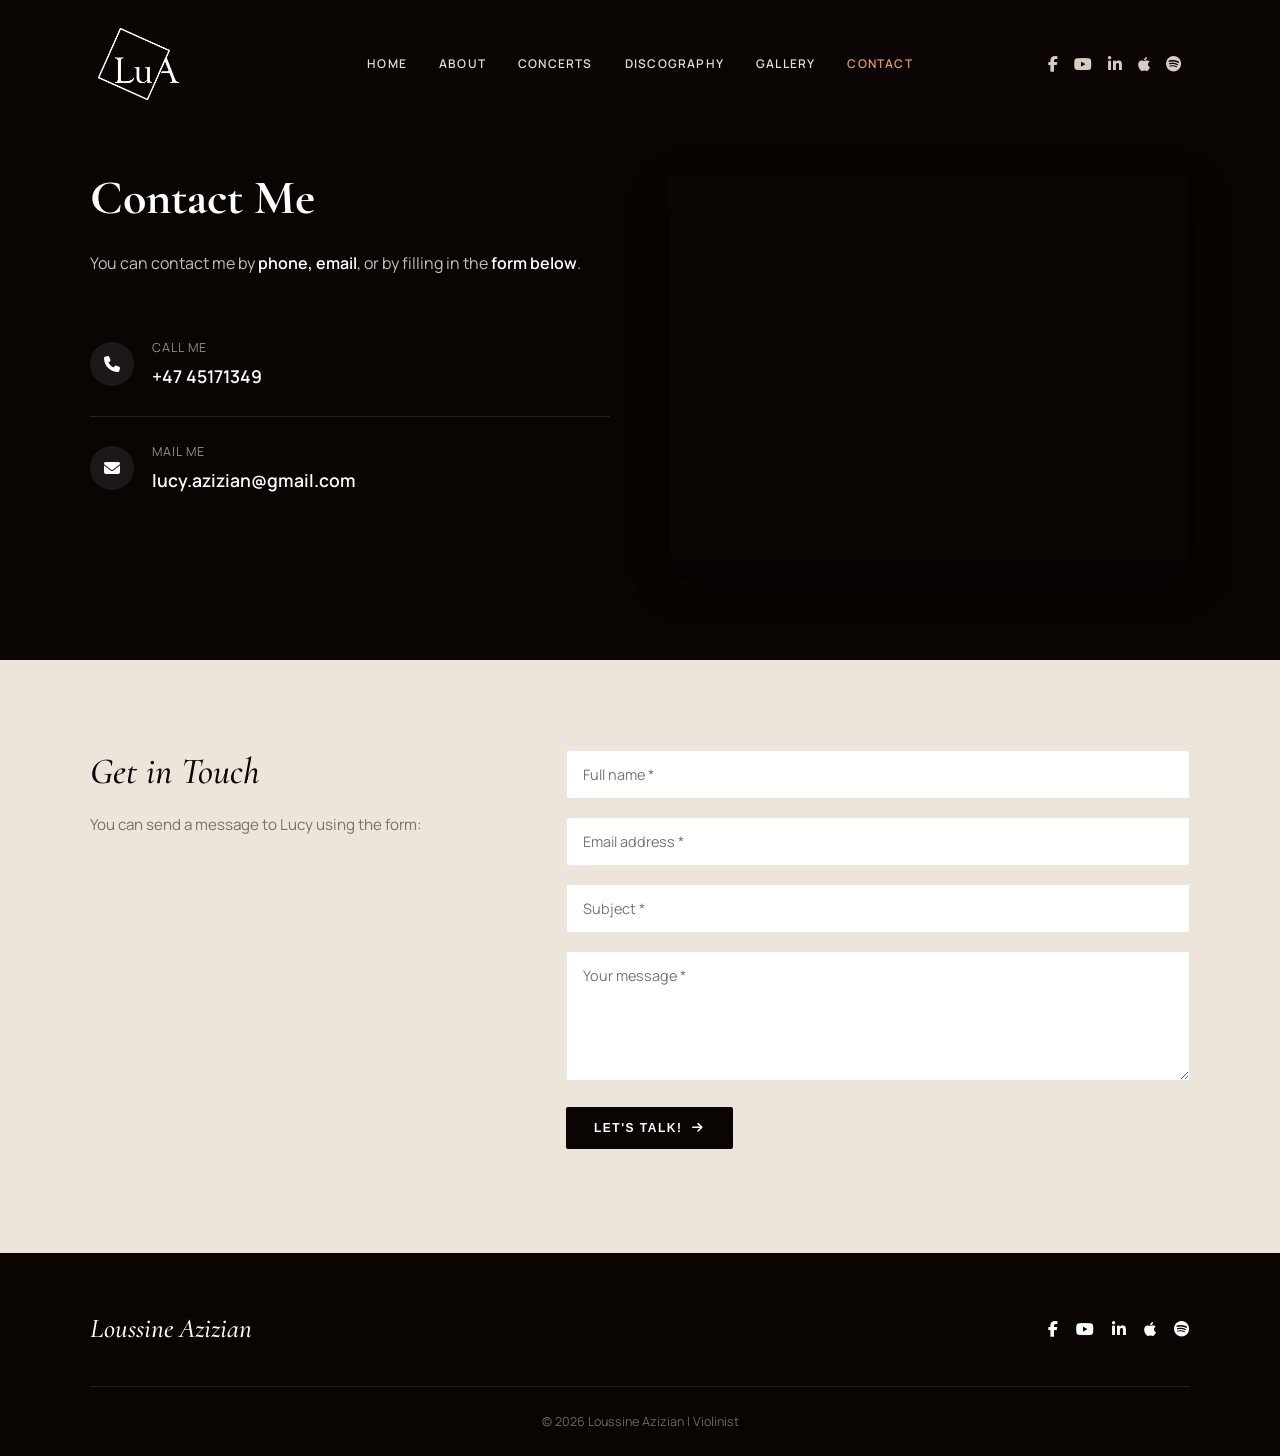
<file: contact.html>
<!DOCTYPE html>
<html lang="en">

<head>
  <meta charset="UTF-8">
  <meta name="viewport" content="width=device-width, initial-scale=1.0">
  <title>Contact | Loussine Azizian Idsøe</title>
  <meta name="description"
    content="Get in touch with Loussine Azizian Idsøe — Armenian-born Danish violinist, soloist and chamber musician.">

  <link rel="preconnect" href="https://fonts.googleapis.com">
  <link rel="preconnect" href="https://fonts.gstatic.com" crossorigin>
  <link
    href="https://fonts.googleapis.com/css2?family=Cormorant+Garamond:ital,wght@0,400;0,500;0,700;1,400;1,500;1,600&family=Manrope:wght@400;500;600;700&display=swap"
    rel="stylesheet">
  <link rel="stylesheet" href="https://cdnjs.cloudflare.com/ajax/libs/font-awesome/6.5.1/css/all.min.css">

  <link rel="stylesheet" href="css/style.css">
</head>

<body>

  <!-- ============ HEADER ============ -->
  <header class="site-header">
    <div class="container header-inner">
      <a href="index.html" class="site-logo">
        <img src="images/logo.png" alt="Loussine Azizian logo">
      </a>

      <nav class="nav-primary">
        <a href="index.html">Home</a>
        <a href="about.html">About</a>
        <a href="concerts.html">Concerts</a>
        <a href="discography.html">Discography</a>
        <a href="gallery.html">Gallery</a>
        <a href="contact.html" class="is-active">Contact</a>
      </nav>

      <div class="nav-social">
        <a href="https://www.facebook.com/lucy.azizian.1" target="_blank" rel="noopener" aria-label="Facebook"><i class="fab fa-facebook-f"></i></a>
        <a href="https://www.youtube.com/user/eshuciun" target="_blank" rel="noopener" aria-label="YouTube"><i class="fab fa-youtube"></i></a>
        <a href="https://www.linkedin.com/in/lucy-azizian-929222161" target="_blank" rel="noopener" aria-label="LinkedIn"><i class="fab fa-linkedin-in"></i></a>
        <a href="https://music.apple.com/dk/artist/loussine-azizian/733788300?l=da" target="_blank" rel="noopener" aria-label="Apple Music"><i class="fab fa-apple"></i></a>
        <a href="https://open.spotify.com/album/0ar8WJOuBbBLmjjsW2YjvR" target="_blank" rel="noopener" aria-label="Spotify"><i class="fab fa-spotify"></i></a>
      </div>

      <button class="nav-toggle" aria-label="Toggle menu">
        <span></span><span></span><span></span>
      </button>
    </div>
  </header>

  <!-- ============ CONTACT HERO ============ -->
  <section class="contact-hero">
    <div class="container contact-hero-grid">
      <div class="contact-hero-copy">
        <h1>Contact Me</h1>
        <p>You can contact me by <strong>phone, email</strong>, or by filling in the <strong>form below</strong>.</p>

        <div class="contact-method">
          <span class="contact-icon"><i class="fas fa-phone"></i></span>
          <div>
            <p class="contact-label">Call me</p>
            <p class="contact-value">+47 45171349</p>
          </div>
        </div>

        <div class="contact-method">
          <span class="contact-icon"><i class="fas fa-envelope"></i></span>
          <div>
            <p class="contact-label">Mail me</p>
            <p class="contact-value">lucy.azizian@gmail.com</p>
          </div>
        </div>
      </div>

      <div class="contact-map">
        <iframe src="https://www.google.com/maps?q=Kristiansand,Norway&output=embed" width="100%" height="100%"
          style="border:0;" allowfullscreen loading="lazy" referrerpolicy="no-referrer-when-downgrade"
          title="Map showing Kristiansand, Norway"></iframe>
      </div>
    </div>
  </section>

  <!-- ============ CONTACT FORM ============ -->
  <section class="section contact-section">
    <div class="container contact-grid">
      <div class="contact-intro">
        <h2>Get in Touch</h2>
        <p>You can send a message to Lucy using the form:</p>
      </div>

      <form class="contact-form">
        <div class="form-row">
          <input type="text" name="name" placeholder="Full name *" required>
        </div>
        <div class="form-row">
          <input type="email" name="email" placeholder="Email address *" required>
        </div>
        <div class="form-row">
          <input type="text" name="subject" placeholder="Subject *" required>
        </div>
        <div class="form-row">
          <textarea name="message" placeholder="Your message *" required></textarea>
        </div>
        <button type="submit" class="btn">Let's talk! <i class="fas fa-arrow-right"></i></button>
        <p class="form-status"></p>
      </form>
    </div>
  </section>

  <!-- ============ FOOTER ============ -->
  <footer class="site-footer">
    <div class="container">
      <div class="footer-top">
        <h2>Loussine Azizian</h2>
        <div class="footer-social">
          <a href="https://www.facebook.com/lucy.azizian.1" target="_blank" rel="noopener" aria-label="Facebook"><i class="fab fa-facebook-f"></i></a>
          <a href="https://www.youtube.com/user/eshuciun" target="_blank" rel="noopener" aria-label="YouTube"><i class="fab fa-youtube"></i></a>
          <a href="https://www.linkedin.com/in/lucy-azizian-929222161" target="_blank" rel="noopener" aria-label="LinkedIn"><i class="fab fa-linkedin-in"></i></a>
          <a href="https://music.apple.com/dk/artist/loussine-azizian/733788300?l=da" target="_blank" rel="noopener" aria-label="Apple Music"><i class="fab fa-apple"></i></a>
          <a href="https://open.spotify.com/album/0ar8WJOuBbBLmjjsW2YjvR" target="_blank" rel="noopener" aria-label="Spotify"><i class="fab fa-spotify"></i></a>
        </div>
      </div>
      <div class="footer-bottom">
        <p>&copy; 2026 Loussine Azizian | Violinist</p>
      </div>
    </div>
  </footer>

  <script src="js/script.js"></script>
  <script src="js/forms.js"></script>
</body>

</html>
</file>
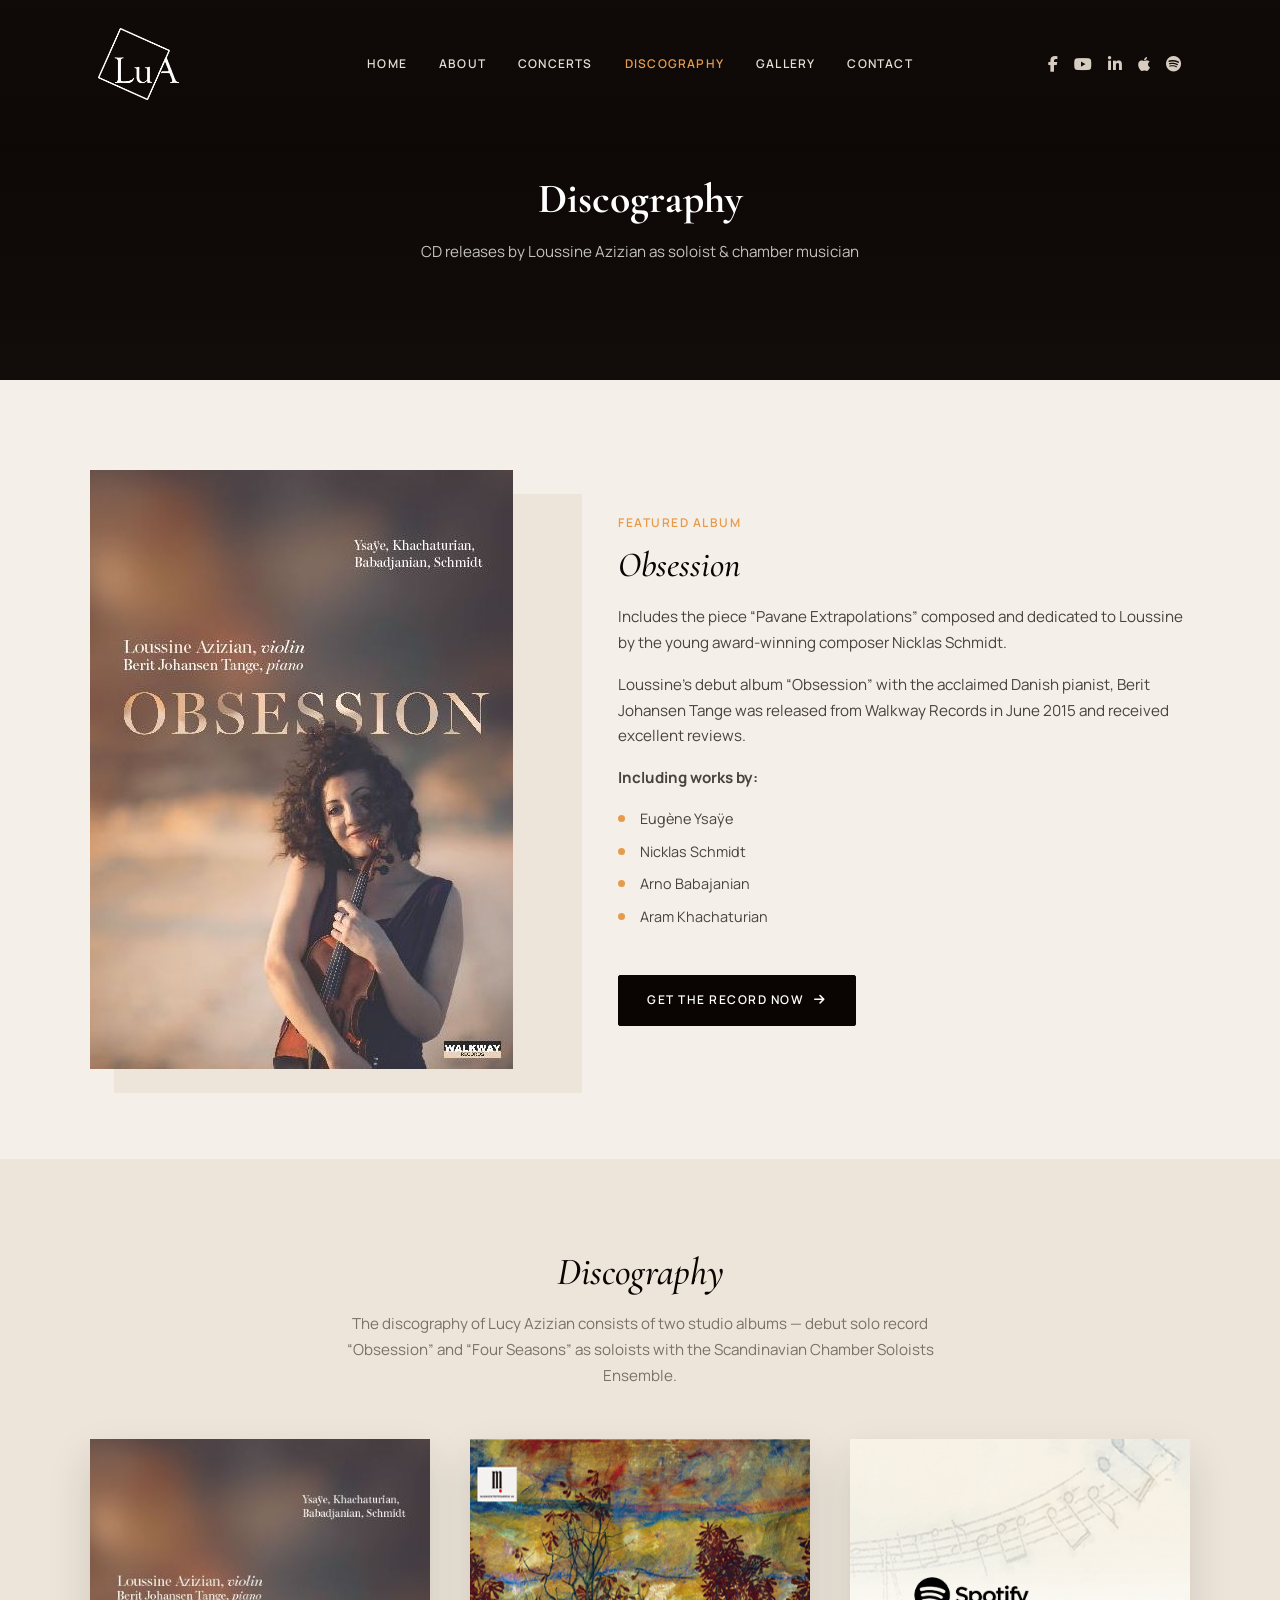
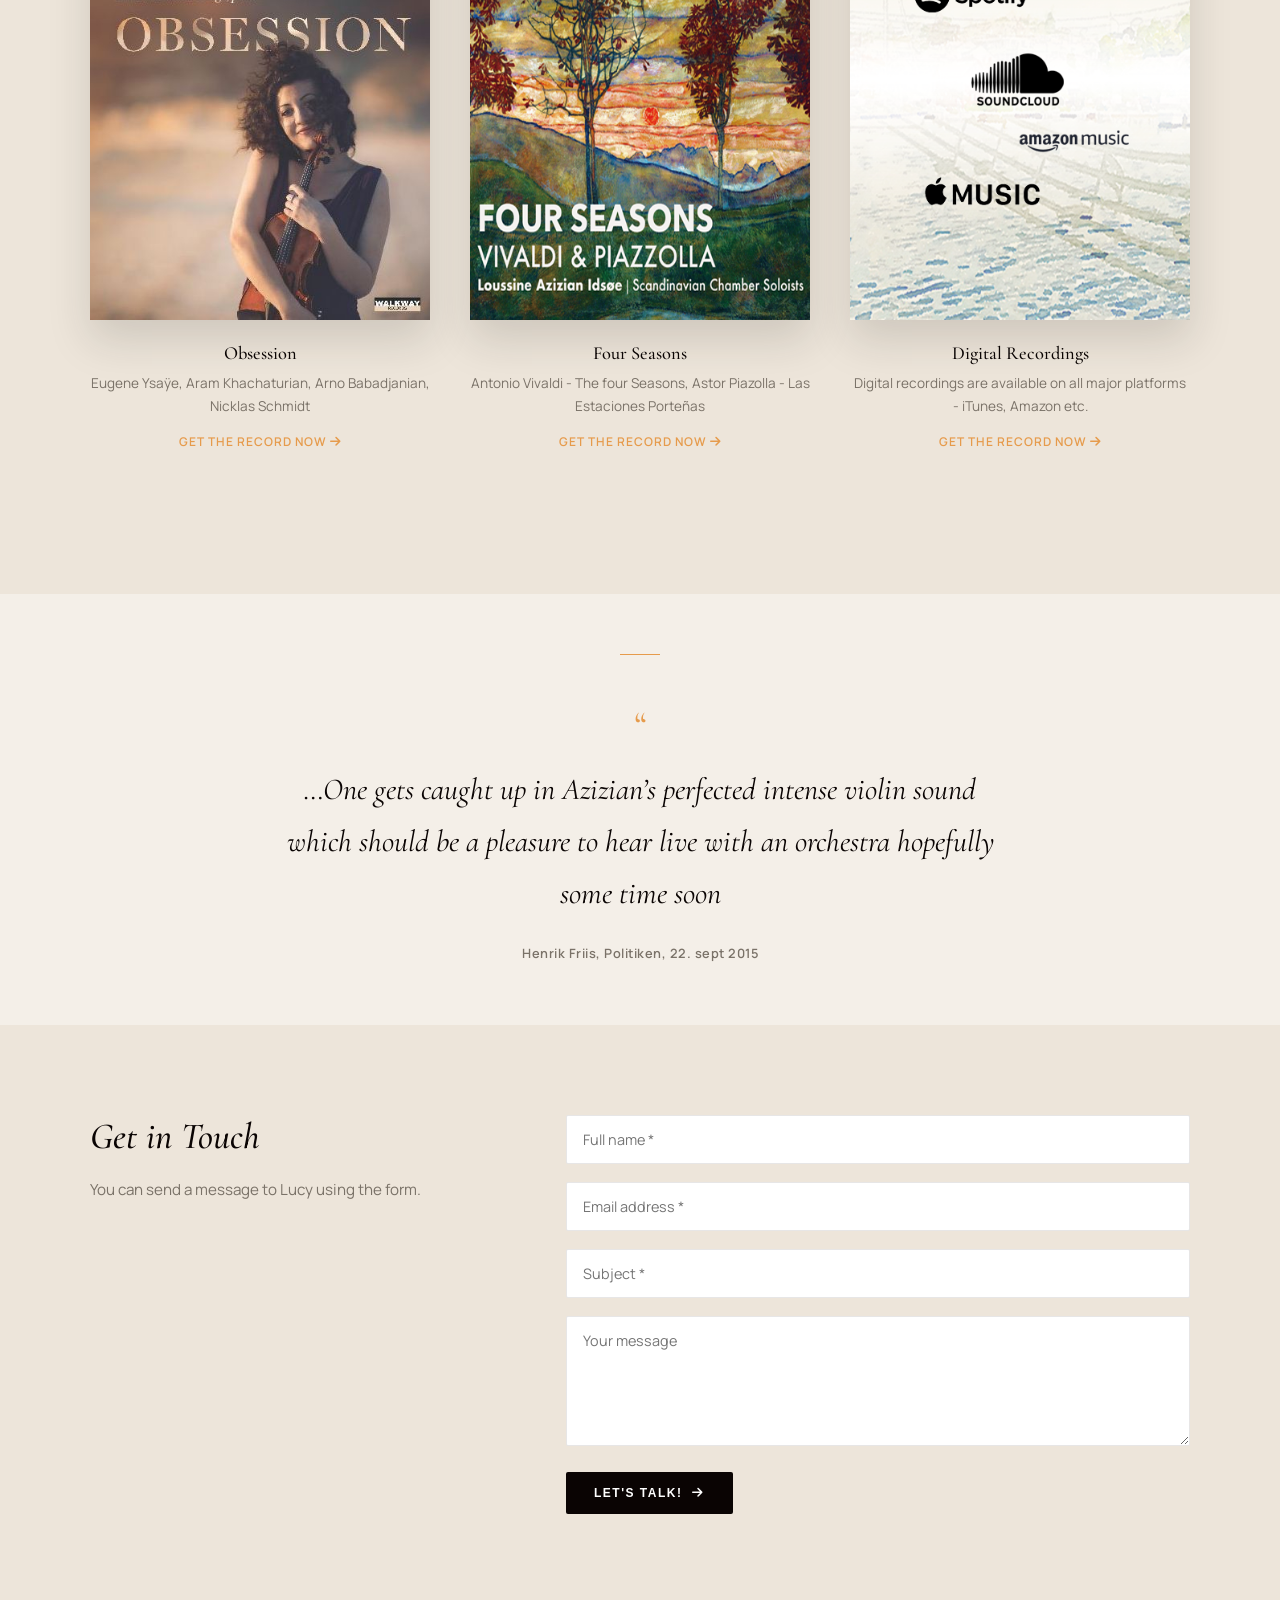
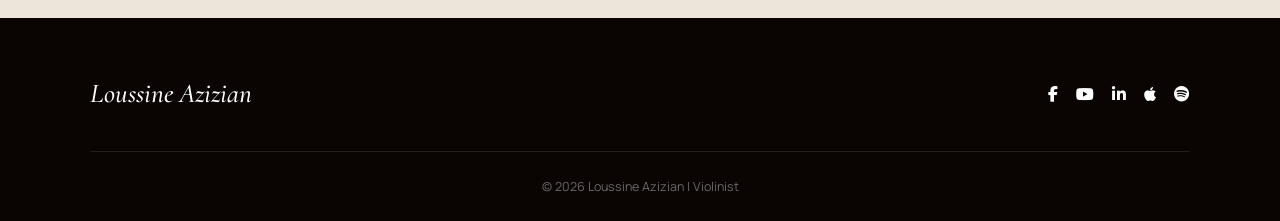
<file: discography.html>
<!DOCTYPE html>
<html lang="en">

<head>
  <meta charset="UTF-8">
  <meta name="viewport" content="width=device-width, initial-scale=1.0">
  <title>Discography | Loussine Azizian Idsøe</title>
  <meta name="description"
    content="CD releases by Loussine Azizian Idsøe as soloist and chamber musician — Obsession, Four Seasons, and digital recordings.">

  <link rel="preconnect" href="https://fonts.googleapis.com">
  <link rel="preconnect" href="https://fonts.gstatic.com" crossorigin>
  <link
    href="https://fonts.googleapis.com/css2?family=Cormorant+Garamond:ital,wght@0,400;0,500;0,700;1,400;1,500;1,600&family=Manrope:wght@400;500;600;700&display=swap"
    rel="stylesheet">
  <link rel="stylesheet" href="https://cdnjs.cloudflare.com/ajax/libs/font-awesome/6.5.1/css/all.min.css">

  <link rel="stylesheet" href="css/style.css">
</head>

<body>

  <!-- ============ HEADER ============ -->
  <header class="site-header">
    <div class="container header-inner">
      <a href="index.html" class="site-logo">
        <img src="images/logo.png" alt="Loussine Azizian logo">
      </a>

      <nav class="nav-primary">
        <a href="index.html">Home</a>
        <a href="about.html">About</a>
        <a href="concerts.html">Concerts</a>
        <a href="discography.html" class="is-active">Discography</a>
        <a href="gallery.html">Gallery</a>
        <a href="contact.html">Contact</a>
      </nav>

      <div class="nav-social">
        <a href="https://www.facebook.com/lucy.azizian.1" target="_blank" rel="noopener" aria-label="Facebook"><i class="fab fa-facebook-f"></i></a>
        <a href="https://www.youtube.com/user/eshuciun" target="_blank" rel="noopener" aria-label="YouTube"><i class="fab fa-youtube"></i></a>
        <a href="https://www.linkedin.com/in/lucy-azizian-929222161" target="_blank" rel="noopener" aria-label="LinkedIn"><i class="fab fa-linkedin-in"></i></a>
        <a href="https://music.apple.com/dk/artist/loussine-azizian/733788300?l=da" target="_blank" rel="noopener" aria-label="Apple Music"><i class="fab fa-apple"></i></a>
        <a href="https://open.spotify.com/album/0ar8WJOuBbBLmjjsW2YjvR" target="_blank" rel="noopener" aria-label="Spotify"><i class="fab fa-spotify"></i></a>
      </div>

      <button class="nav-toggle" aria-label="Toggle menu">
        <span></span><span></span><span></span>
      </button>
    </div>
  </header>

  <!-- ============ PAGE HERO ============ -->
  <section class="hero page-hero page-hero-bold" style="background-color:var(--color-dark);">
    <div class="hero-content container">
      <h1>Discography</h1>
      <p class="page-hero-subtitle">CD releases by Loussine Azizian as soloist &amp; chamber musician</p>
    </div>
  </section>

  <!-- ============ FEATURED ALBUM ============ -->
  <section class="section">
    <div class="container about-grid">
      <div class="about-photo-wrap">
        <img src="images/obsession-cover.jpg" alt="Obsession album cover">
      </div>
      <div class="about-copy">
        <span class="section-label">Featured album</span>
        <h2 class="featured-title">Obsession</h2>
        <p>Includes the piece &ldquo;Pavane Extrapolations&rdquo; composed and dedicated to Loussine by the young
          award-winning composer Nicklas Schmidt.</p>
        <p>Loussine&rsquo;s debut album &ldquo;Obsession&rdquo; with the acclaimed Danish pianist, Berit Johansen
          Tange was released from Walkway Records in June 2015 and received excellent reviews.</p>
        <p><strong>Including works by:</strong></p>
        <ul class="works-list">
          <li>Eugène Ysaÿe</li>
          <li>Nicklas Schmidt</li>
          <li>Arno Babajanian</li>
          <li>Aram Khachaturian</li>
        </ul>
        <a href="#" class="btn">Get the record now <i class="fas fa-arrow-right"></i></a>
      </div>
    </div>
  </section>

  <!-- ============ DISCOGRAPHY ============ -->
  <section class="section" style="background:var(--color-bg-alt);">
    <div class="container">
      <h2 class="section-title">Discography</h2>
      <p class="section-subtitle">The discography of Lucy Azizian consists of two studio albums &mdash; debut solo
        record &ldquo;Obsession&rdquo; and &ldquo;Four Seasons&rdquo; as soloists with the Scandinavian Chamber
        Soloists Ensemble.</p>

      <div class="discography-grid">
        <div class="disco-card">
          <img class="disco-cover" src="images/obsession-cover.jpg" alt="Obsession album cover">
          <h3>Obsession</h3>
          <p>Eugene Ysaÿe, Aram Khachaturian, Arno Babadjanian, Nicklas Schmidt</p>
          <a href="#" class="link-arrow">Get the record now <i class="fas fa-arrow-right"></i></a>
        </div>
        <div class="disco-card">
          <img class="disco-cover" src="images/four-seasons-cover.png" alt="Four Seasons album cover">
          <h3>Four Seasons</h3>
          <p>Antonio Vivaldi - The four Seasons, Astor Piazolla - Las Estaciones Porteñas</p>
          <a href="#" class="link-arrow">Get the record now <i class="fas fa-arrow-right"></i></a>
        </div>
        <div class="disco-card">
          <img class="disco-cover" src="images/digital-recordings-cover.png"
            alt="Digital recordings available on streaming platforms">
          <h3>Digital Recordings</h3>
          <p>Digital recordings are available on all major platforms - iTunes, Amazon etc.</p>
          <a href="#" class="link-arrow">Get the record now <i class="fas fa-arrow-right"></i></a>
        </div>
      </div>
    </div>
  </section>

  <!-- ============ QUOTE ============ -->
  <section class="quote-section">
    <div class="container">
      <span class="eyebrow" style="margin-left:auto;margin-right:auto;"></span>
      <span class="quote-mark">&ldquo;</span>
      <blockquote>&hellip;One gets caught up in Azizian&rsquo;s perfected intense violin sound which should be a
        pleasure to hear live with an orchestra hopefully some time soon</blockquote>
      <p class="quote-cite">Henrik Friis, Politiken, 22. sept 2015</p>
    </div>
  </section>

  <!-- ============ CONTACT ============ -->
  <section class="section contact-section">
    <div class="container contact-grid">
      <div class="contact-intro">
        <h2>Get in Touch</h2>
        <p>You can send a message to Lucy using the form.</p>
      </div>

      <form class="contact-form">
        <div class="form-row">
          <input type="text" name="name" placeholder="Full name *" required>
        </div>
        <div class="form-row">
          <input type="email" name="email" placeholder="Email address *" required>
        </div>
        <div class="form-row">
          <input type="text" name="subject" placeholder="Subject *" required>
        </div>
        <div class="form-row">
          <textarea name="message" placeholder="Your message" required></textarea>
        </div>
        <button type="submit" class="btn">Let's talk! <i class="fas fa-arrow-right"></i></button>
        <p class="form-status"></p>
      </form>
    </div>
  </section>

  <!-- ============ FOOTER ============ -->
  <footer class="site-footer">
    <div class="container">
      <div class="footer-top">
        <h2>Loussine Azizian</h2>
        <div class="footer-social">
          <a href="https://www.facebook.com/lucy.azizian.1" target="_blank" rel="noopener" aria-label="Facebook"><i class="fab fa-facebook-f"></i></a>
          <a href="https://www.youtube.com/user/eshuciun" target="_blank" rel="noopener" aria-label="YouTube"><i class="fab fa-youtube"></i></a>
          <a href="https://www.linkedin.com/in/lucy-azizian-929222161" target="_blank" rel="noopener" aria-label="LinkedIn"><i class="fab fa-linkedin-in"></i></a>
          <a href="https://music.apple.com/dk/artist/loussine-azizian/733788300?l=da" target="_blank" rel="noopener" aria-label="Apple Music"><i class="fab fa-apple"></i></a>
          <a href="https://open.spotify.com/album/0ar8WJOuBbBLmjjsW2YjvR" target="_blank" rel="noopener" aria-label="Spotify"><i class="fab fa-spotify"></i></a>
        </div>
      </div>
      <div class="footer-bottom">
        <p>&copy; 2026 Loussine Azizian | Violinist</p>
      </div>
    </div>
  </footer>

  <script src="js/script.js"></script>
  <script src="js/forms.js"></script>
</body>

</html>
</file>
<file: css/style.css>
/* ==========================================================================
   Loussine Azizian — Violinist | Main Stylesheet
   ========================================================================== */

:root {
  /* Colors */
  --color-bg: #f4efe8;
  --color-bg-alt: #ede5da;
  --color-dark: oklch(0.12 0.015 45);
  --color-dark-soft: #3a332c;
  --color-accent: oklch(0.75 0.13 65);
  --color-accent-dark: oklch(0.6 0.1 60);
  --color-text: #4a433c;
  --color-text-light: #7a7268;
  --color-white: #ffffff;
  --color-border: rgba(26, 18, 11, 0.1);

  /* Type */
  --font-serif: 'Cormorant Garamond', Georgia, serif;
  --font-sans: 'Manrope', 'Helvetica Neue', Arial, sans-serif;

  /* Layout */
  --max-width: 1180px;
  --radius: 2px;
  --transition: 0.25s ease;
}

/* --------------------------------------------------------------------
   Reset & base
   -------------------------------------------------------------------- */
* { margin: 0; padding: 0; box-sizing: border-box; }

html { scroll-behavior: smooth; }

body {
  font-family: var(--font-sans);
  color: var(--color-text);
  background: var(--color-bg);
  line-height: 1.7;
  font-size: 16px;
  overflow-x: hidden;
}

img { max-width: 100%; display: block; }

a {
  color: inherit;
  text-decoration: none;
}

ul { list-style: none; }

.container {
  max-width: var(--max-width);
  margin: 0 auto;
  padding: 0 40px;
}

h1, h2, h3, h4 {
  font-family: var(--font-serif);
  font-weight: 500;
  color: var(--color-dark);
  line-height: 1.2;
}

.eyebrow {
  display: inline-block;
  width: 40px;
  height: 1px;
  background: var(--color-accent);
  margin-bottom: 18px;
}

.section {
  padding: 90px 0;
}

.section-title {
  font-size: 2.4rem;
  font-style: italic;
  text-align: center;
  margin-bottom: 16px;
}

.section-subtitle {
  text-align: center;
  color: var(--color-text-light);
  max-width: 620px;
  margin: 0 auto 50px;
  font-size: 0.95rem;
}

/* --------------------------------------------------------------------
   Buttons
   -------------------------------------------------------------------- */
.btn {
  display: inline-flex;
  align-items: center;
  gap: 10px;
  padding: 14px 28px;
  background: var(--color-dark);
  color: var(--color-white);
  font-size: 0.75rem;
  letter-spacing: 1.5px;
  text-transform: uppercase;
  font-weight: 600;
  border: 1px solid var(--color-dark);
  border-radius: var(--radius);
  cursor: pointer;
  transition: background var(--transition), color var(--transition);
}

.btn:hover {
  background: transparent;
  color: var(--color-dark);
}

.btn-outline {
  background: transparent;
  color: var(--color-white);
  border: 1px solid var(--color-white);
}

.btn-outline:hover {
  background: var(--color-white);
  color: var(--color-dark);
}

.link-arrow {
  color: var(--color-accent);
  font-size: 0.75rem;
  letter-spacing: 1px;
  text-transform: uppercase;
  font-weight: 600;
  border-bottom: 1px solid transparent;
  transition: border-color var(--transition);
}

.link-arrow:hover {
  border-color: var(--color-accent);
}

/* --------------------------------------------------------------------
   Header / Navigation
   -------------------------------------------------------------------- */
.site-header {
  --nav-progress: 0;
  position: fixed;
  top: 0;
  left: 0;
  right: 0;
  z-index: 100;
  padding: calc(28px - 14px * var(--nav-progress)) 0;
  background: oklch(0.1 0.015 45 / calc(var(--nav-progress) * 0.92));
  box-shadow: 0 8px 30px oklch(0 0 0 / calc(var(--nav-progress) * 0.3));
  backdrop-filter: blur(calc(var(--nav-progress) * 10px));
  -webkit-backdrop-filter: blur(calc(var(--nav-progress) * 10px));
}

.site-header .container {
  padding-left: clamp(16px, 4vw, 48px);
  padding-right: clamp(16px, 4vw, 48px);
}

.header-inner {
  display: grid;
  grid-template-columns: 1fr auto 1fr;
  align-items: center;
  gap: 16px;
}

.nav-primary {
  grid-column: 2;
  justify-self: center;
  display: flex;
  gap: 32px;
  flex-wrap: wrap;
  justify-content: center;
}

.site-logo {
  grid-column: 1;
  justify-self: start;
}

.nav-primary a {
  color: oklch(0.9 0.015 75);
  font-size: 0.75rem;
  letter-spacing: 1.2px;
  text-transform: uppercase;
  font-weight: 600;
  transition: color var(--transition);
}

.nav-primary a:hover,
.nav-primary a.is-active {
  color: var(--color-accent);
}

.site-logo img {
  height: 72px;
  width: auto;
}

.nav-social {
  grid-column: 3;
  justify-self: end;
  display: flex;
  gap: 16px;
  align-items: center;
}

.nav-social a {
  color: oklch(0.85 0.02 75);
  font-size: 1rem;
  display: flex;
  transition: color var(--transition);
}

.nav-social a:hover {
  color: var(--color-accent);
}

.nav-toggle {
  grid-column: 3;
  justify-self: end;
  display: none;
  flex-direction: column;
  gap: 5px;
  background: none;
  border: none;
  cursor: pointer;
  padding: 6px;
}

.nav-toggle span {
  width: 24px;
  height: 2px;
  background: var(--color-white);
}

/* --------------------------------------------------------------------
   Hero
   -------------------------------------------------------------------- */
.hero {
  position: relative;
  min-height: 640px;
  display: flex;
  align-items: center;
  justify-content: center;
  text-align: center;
  background-size: cover;
  background-position: center 20%;
  color: var(--color-white);
}

.hero::before {
  content: "";
  position: absolute;
  inset: 0;
  background: linear-gradient(180deg, rgba(20,16,12,0.55) 0%, rgba(20,16,12,0.35) 40%, rgba(20,16,12,0.75) 100%);
}

.hero-content {
  position: relative;
  z-index: 2;
  padding-top: 60px;
}

.hero-content h1 {
  color: var(--color-white);
  font-size: 3rem;
  font-style: italic;
  font-weight: 400;
  margin-bottom: 8px;
}

.hero-content h1 .line2 {
  display: block;
}

.hero-content .btn {
  margin-top: 34px;
}

/* --------------------------------------------------------------------
   Homepage hero — scroll-driven parallax
   -------------------------------------------------------------------- */
.hero-parallax-track {
  position: relative;
  height: 220vh;
}

.hero-parallax-stage {
  position: sticky;
  top: 0;
  left: 0;
  width: 100%;
  height: 100vh;
  overflow: hidden;
  background: oklch(0.16 0.02 50);
}

.hero-parallax-bg {
  position: absolute;
  inset: -5%;
  will-change: transform;
}

.hero-parallax-bg img {
  width: 100%;
  height: 100%;
  object-fit: cover;
  filter: brightness(0.72) saturate(1.05);
}

.hero-parallax-wash {
  position: absolute;
  inset: 0;
  will-change: transform;
  background:
    radial-gradient(ellipse 70% 60% at 30% 40%, oklch(0.3 0.05 55 / 0.55), transparent 60%),
    linear-gradient(180deg, oklch(0.1 0.02 50 / 0.75) 0%, oklch(0.1 0.02 50 / 0.15) 35%, oklch(0.1 0.02 50 / 0.35) 70%, oklch(0.08 0.02 45 / 0.9) 100%);
}

.hero-parallax-dim {
  position: absolute;
  inset: 0;
  background: oklch(0.05 0.015 45);
  opacity: 0;
}

.hero-parallax-glow {
  position: absolute;
  inset: 0;
  pointer-events: none;
  will-change: transform;
}

.hero-parallax-glow::before,
.hero-parallax-glow::after {
  content: "";
  position: absolute;
  border-radius: 50%;
}

.hero-parallax-glow::before {
  left: 8%;
  top: 20%;
  width: 340px;
  height: 340px;
  background: radial-gradient(circle, oklch(0.75 0.13 65 / 0.28), transparent 70%);
  filter: blur(10px);
}

.hero-parallax-glow::after {
  right: 12%;
  bottom: 15%;
  width: 420px;
  height: 420px;
  background: radial-gradient(circle, oklch(0.7 0.1 60 / 0.2), transparent 70%);
  filter: blur(14px);
}

.hero-parallax-corner {
  position: absolute;
  width: 46%;
  height: 64%;
  pointer-events: none;
  z-index: 5;
  will-change: transform;
}

.hero-parallax-corner img {
  position: absolute;
  object-fit: cover;
  pointer-events: none;
}

.hero-parallax-corner--tl {
  left: -10%;
  top: -10%;
  transform: rotate(-10deg);
  transform-origin: top left;
  -webkit-mask-image: radial-gradient(ellipse 100% 100% at top left, rgba(0,0,0,0.55) 0%, rgba(0,0,0,0.4) 32%, rgba(0,0,0,0.2) 60%, transparent 96%);
  mask-image: radial-gradient(ellipse 100% 100% at top left, rgba(0,0,0,0.55) 0%, rgba(0,0,0,0.4) 32%, rgba(0,0,0,0.2) 60%, transparent 96%);
}
.hero-parallax-corner--tl img:nth-child(1) { left: 0; top: 0; width: 100%; height: 100%; object-position: left top; opacity: 0.55; filter: blur(1px); }
.hero-parallax-corner--tl img:nth-child(2) { left: 0; top: 0; width: 88%; height: 88%; object-position: left top; opacity: 0.35; }
.hero-parallax-corner--tl img:nth-child(3) { left: 12%; top: 16%; width: 62%; height: 62%; object-position: left top; opacity: 0.2; transform: rotate(6deg) scale(1.1); }

.hero-parallax-corner--tr {
  right: -10%;
  top: -10%;
  transform: rotate(10deg);
  transform-origin: top right;
  -webkit-mask-image: radial-gradient(ellipse 100% 100% at top right, rgba(0,0,0,0.55) 0%, rgba(0,0,0,0.4) 32%, rgba(0,0,0,0.2) 60%, transparent 96%);
  mask-image: radial-gradient(ellipse 100% 100% at top right, rgba(0,0,0,0.55) 0%, rgba(0,0,0,0.4) 32%, rgba(0,0,0,0.2) 60%, transparent 96%);
}
.hero-parallax-corner--tr img:nth-child(1) { right: 0; top: 0; width: 100%; height: 100%; object-position: right top; opacity: 0.55; filter: blur(1px); }
.hero-parallax-corner--tr img:nth-child(2) { right: 0; top: 0; width: 88%; height: 88%; object-position: right top; opacity: 0.35; }
.hero-parallax-corner--tr img:nth-child(3) { right: 12%; top: 16%; width: 62%; height: 62%; object-position: right top; opacity: 0.2; transform: rotate(-6deg) scale(1.1); }

.hero-parallax-corner--bl {
  left: -10%;
  bottom: -10%;
  transform: rotate(9deg);
  transform-origin: bottom left;
  -webkit-mask-image: radial-gradient(ellipse 100% 100% at bottom left, rgba(0,0,0,0.55) 0%, rgba(0,0,0,0.4) 32%, rgba(0,0,0,0.2) 60%, transparent 96%);
  mask-image: radial-gradient(ellipse 100% 100% at bottom left, rgba(0,0,0,0.55) 0%, rgba(0,0,0,0.4) 32%, rgba(0,0,0,0.2) 60%, transparent 96%);
}
.hero-parallax-corner--bl img:nth-child(1) { left: 0; bottom: 0; width: 100%; height: 100%; object-position: left bottom; opacity: 0.55; filter: blur(1px); }
.hero-parallax-corner--bl img:nth-child(2) { left: 0; bottom: 0; width: 88%; height: 88%; object-position: left bottom; opacity: 0.35; }
.hero-parallax-corner--bl img:nth-child(3) { left: 12%; bottom: 16%; width: 62%; height: 62%; object-position: left bottom; opacity: 0.2; transform: rotate(-6deg) scale(1.1); }

.hero-parallax-corner--br {
  right: -10%;
  bottom: -10%;
  transform: rotate(-9deg);
  transform-origin: bottom right;
  -webkit-mask-image: radial-gradient(ellipse 100% 100% at bottom right, rgba(0,0,0,0.55) 0%, rgba(0,0,0,0.4) 32%, rgba(0,0,0,0.2) 60%, transparent 96%);
  mask-image: radial-gradient(ellipse 100% 100% at bottom right, rgba(0,0,0,0.55) 0%, rgba(0,0,0,0.4) 32%, rgba(0,0,0,0.2) 60%, transparent 96%);
}
.hero-parallax-corner--br img:nth-child(1) { right: 0; bottom: 0; width: 100%; height: 100%; object-position: right bottom; opacity: 0.55; filter: blur(1px); }
.hero-parallax-corner--br img:nth-child(2) { right: 0; bottom: 0; width: 88%; height: 88%; object-position: right bottom; opacity: 0.35; }
.hero-parallax-corner--br img:nth-child(3) { right: 12%; bottom: 16%; width: 62%; height: 62%; object-position: right bottom; opacity: 0.2; transform: rotate(6deg) scale(1.1); }

.hero-parallax-text {
  position: absolute;
  inset: 0;
  display: flex;
  flex-direction: column;
  align-items: center;
  justify-content: center;
  text-align: center;
  padding: 0 24px;
}

.hero-parallax-title,
.hero-parallax-quote {
  position: absolute;
  left: 50%;
  top: 50%;
  transform: translate(-50%, -50%);
  will-change: transform, opacity;
}

.hero-parallax-title {
  display: flex;
  flex-direction: column;
  align-items: center;
  max-width: 900px;
  width: 100%;
}

.hero-parallax-title h1 {
  font-family: var(--font-serif);
  font-style: italic;
  font-weight: 500;
  color: oklch(0.97 0.01 80);
  font-size: 56px;
  line-height: 1.25;
  text-shadow: 0 4px 30px rgba(0,0,0,0.4);
}

.hero-parallax-cta {
  margin-top: 40px;
  display: inline-flex;
  align-items: center;
  gap: 10px;
  background: oklch(0.12 0.015 45);
  color: oklch(0.96 0.01 80);
  border: 1px solid oklch(0.4 0.02 50);
  padding: 16px 30px;
  font-size: 13px;
  letter-spacing: 1.5px;
  text-transform: uppercase;
  font-weight: 700;
  transition: background var(--transition), border-color var(--transition);
}

.hero-parallax-cta:hover {
  background: oklch(0.18 0.02 45);
  border-color: var(--color-accent);
}

.hero-parallax-quote {
  max-width: 760px;
  width: 100%;
  padding: 0 24px;
  opacity: 0;
}

.hero-parallax-quote p {
  font-family: var(--font-serif);
  font-style: italic;
  font-weight: 500;
  color: oklch(0.97 0.01 80);
  font-size: 34px;
  line-height: 1.4;
  text-shadow: 0 4px 30px rgba(0,0,0,0.4);
}

.hero-parallax-quote cite {
  display: block;
  margin-top: 18px;
  color: oklch(0.8 0.02 70);
  font-size: 13px;
  letter-spacing: 1.5px;
  font-style: normal;
}

.hero-parallax-scrollcue {
  position: absolute;
  left: 50%;
  bottom: 40px;
  transform: translateX(-50%);
  display: flex;
  flex-direction: column;
  align-items: center;
  gap: 10px;
}

.hero-parallax-scrollcue-line {
  width: 1px;
  height: 44px;
  background: linear-gradient(180deg, oklch(0.75 0.13 65), transparent);
}

.hero-parallax-scrollcue span {
  color: oklch(0.85 0.02 75);
  font-size: 11px;
  letter-spacing: 3px;
}

@media (prefers-reduced-motion: reduce) {
  .hero-parallax-bg,
  .hero-parallax-wash,
  .hero-parallax-glow,
  .hero-parallax-corner,
  .hero-parallax-title,
  .hero-parallax-quote {
    transition: none !important;
  }
}

.page-hero {
  min-height: 380px;
}

.page-hero h1 {
  font-size: 2.6rem;
  font-style: normal;
}

.page-hero-subtitle {
  color: rgba(255, 255, 255, 0.75);
  font-size: 0.95rem;
  max-width: 520px;
  margin: 14px auto 0;
}

.page-hero-bold h1 {
  font-weight: 700;
}

/* --------------------------------------------------------------------
   About / intro section
   -------------------------------------------------------------------- */
.about-grid {
  display: grid;
  grid-template-columns: 0.9fr 1.1fr;
  gap: 60px;
  align-items: center;
}

.about-photo-wrap {
  position: relative;
}

.about-photo-wrap::before {
  content: "";
  position: absolute;
  top: 24px;
  left: 24px;
  width: 100%;
  height: 100%;
  background: var(--color-bg-alt);
  z-index: 0;
}

.about-photo-wrap img {
  position: relative;
  z-index: 1;
}

.about-copy p {
  margin-bottom: 16px;
  font-size: 0.95rem;
  color: var(--color-text);
}

.about-copy .btn {
  margin-top: 20px;
}

.bio-more {
  margin-top: 40px;
}

.bio-more p {
  margin-bottom: 18px;
  font-size: 0.92rem;
  color: var(--color-text);
}

.bio-more strong {
  color: var(--color-dark);
  font-weight: 600;
}

/* --------------------------------------------------------------------
   Featured on / logo strip
   -------------------------------------------------------------------- */
.featured-on {
  text-align: center;
  padding: 70px 0;
}

.featured-on p {
  font-family: var(--font-serif);
  font-weight: 600;
  font-size: 1.05rem;
  margin-bottom: 40px;
}

.logo-strip {
  display: flex;
  align-items: center;
  justify-content: center;
  gap: 60px;
  flex-wrap: wrap;
}

.logo-strip img {
  height: 34px;
  width: auto;
  opacity: 0.85;
  filter: grayscale(100%);
  transition: opacity var(--transition), filter var(--transition);
}

.logo-strip img:hover {
  opacity: 1;
  filter: none;
}

/* --------------------------------------------------------------------
   Video feature
   -------------------------------------------------------------------- */
.video-feature {
  padding-bottom: 90px;
}

/* When a video feature sits right under a page hero (gallery.html), pull its
   video card up so it steps onto the dark hero rather than starting flush below it. */
.page-hero + .video-feature {
  position: relative;
  z-index: 2;
  margin-top: -80px;
  padding-top: 0;
}

.video-frame {
  position: relative;
  aspect-ratio: 16 / 9;
  border-radius: var(--radius);
  overflow: hidden;
  cursor: pointer;
  margin-bottom: 40px;
}

.video-frame img {
  width: 100%;
  height: 100%;
  object-fit: cover;
}

.video-frame iframe {
  position: absolute;
  inset: 0;
  width: 100%;
  height: 100%;
  border: 0;
}

.video-frame.is-playing {
  cursor: default;
}

.play-btn {
  position: absolute;
  top: 50%;
  left: 50%;
  transform: translate(-50%, -50%);
  width: 68px;
  height: 68px;
  border-radius: 50%;
  background: rgba(244, 239, 232, 0.92);
  display: flex;
  align-items: center;
  justify-content: center;
  transition: transform var(--transition);
}

.video-frame:hover .play-btn {
  transform: translate(-50%, -50%) scale(1.08);
}

.play-btn::after {
  content: "";
  border-style: solid;
  border-width: 10px 0 10px 16px;
  border-color: transparent transparent transparent var(--color-dark);
  margin-left: 4px;
}

.video-info {
  display: grid;
  grid-template-columns: 1fr 1fr;
  gap: 30px;
  align-items: start;
}

.video-info h3 {
  font-size: 1.9rem;
  font-style: italic;
}

.video-meta p {
  font-size: 0.9rem;
  margin-bottom: 6px;
  color: var(--color-text-light);
}

.video-meta .btn {
  margin-top: 16px;
}

/* --------------------------------------------------------------------
   Discography grid
   -------------------------------------------------------------------- */
.discography-grid {
  display: grid;
  grid-template-columns: repeat(3, 1fr);
  gap: 40px;
  margin-bottom: 50px;
}

.disco-card {
  display: flex;
  flex-direction: column;
  height: 100%;
  text-align: center;
}

.disco-cover {
  margin-bottom: 22px;
  box-shadow: 0 20px 40px rgba(36, 31, 26, 0.15);
}

.disco-card h3 {
  font-size: 1.15rem;
  margin-bottom: 8px;
}

.disco-card p {
  font-size: 0.85rem;
  color: var(--color-text-light);
  margin-bottom: 14px;
}

.disco-card .link-arrow {
  margin-top: auto;
}

.discography-cta {
  text-align: center;
}

/* --------------------------------------------------------------------
   Quote
   -------------------------------------------------------------------- */
.quote-section {
  text-align: center;
  padding: 60px 0;
}

.quote-section .eyebrow {
  margin: 0 auto 30px;
}

.quote-mark {
  font-family: var(--font-serif);
  font-size: 2.4rem;
  color: var(--color-accent);
  display: block;
  margin-bottom: 6px;
}

blockquote {
  font-family: var(--font-serif);
  font-style: italic;
  font-size: 1.9rem;
  max-width: 720px;
  margin: 0 auto 24px;
  color: var(--color-dark);
}

.quote-cite {
  font-size: 0.8rem;
  letter-spacing: 0.5px;
  color: var(--color-text-light);
  font-weight: 600;
}

/* --------------------------------------------------------------------
   Agenda / Concerts cards
   -------------------------------------------------------------------- */
.agenda-section {
  position: relative;
  overflow: hidden;
}

.agenda-section::before,
.agenda-section::after {
  content: "";
  position: absolute;
  border-radius: 50%;
  filter: blur(70px);
  z-index: 0;
}

.agenda-section::before {
  width: 420px;
  height: 420px;
  background: rgba(185, 123, 76, 0.16);
  top: -120px;
  right: -80px;
}

.agenda-section::after {
  width: 380px;
  height: 380px;
  background: rgba(36, 31, 26, 0.06);
  bottom: -140px;
  left: -100px;
}

.agenda-section .container {
  position: relative;
  z-index: 1;
}

.agenda-header {
  display: flex;
  align-items: center;
  justify-content: space-between;
  margin-bottom: 44px;
}

.agenda-header h2 {
  font-size: 2.2rem;
  font-style: italic;
}

.agenda-grid {
  display: grid;
  grid-template-columns: repeat(3, 1fr);
  gap: 40px;
}

.agenda-card {
  display: flex;
  flex-direction: column;
  height: 100%;
  background: rgba(255, 255, 255, 0.6);
  backdrop-filter: blur(6px);
  -webkit-backdrop-filter: blur(6px);
  border-radius: 20px;
  overflow: hidden;
  box-shadow: 0 10px 30px rgba(36, 31, 26, 0.07), 0 2px 8px rgba(36, 31, 26, 0.04);
  border: 1px solid rgba(255, 255, 255, 0.6);
  transition: transform var(--transition), box-shadow var(--transition);
}

.agenda-card:hover {
  transform: translateY(-6px);
  box-shadow: 0 22px 44px rgba(36, 31, 26, 0.13), 0 6px 14px rgba(36, 31, 26, 0.06);
}

.agenda-card-media {
  position: relative;
}

.agenda-card img {
  width: 100%;
  aspect-ratio: 4/3;
  object-fit: cover;
}

.agenda-badge {
  position: absolute;
  top: 16px;
  left: 16px;
  background: rgba(36, 31, 26, 0.85);
  backdrop-filter: blur(4px);
  color: var(--color-white);
  font-size: 0.68rem;
  font-weight: 600;
  letter-spacing: 0.5px;
  text-transform: uppercase;
  padding: 6px 14px;
  border-radius: 999px;
}

.agenda-card-body {
  padding: 26px 28px 30px;
  display: flex;
  flex-direction: column;
  flex: 1;
}

.agenda-date {
  font-size: 0.78rem;
  color: var(--color-accent);
  font-weight: 600;
  letter-spacing: 0.5px;
  margin-bottom: 10px;
  min-height: 4.2em;
}

.agenda-card h3 {
  font-size: 1.35rem;
  font-weight: 600;
  font-style: normal;
  margin-bottom: 10px;
}

.agenda-card p {
  font-size: 0.88rem;
  color: var(--color-text-light);
}

.agenda-card .link-arrow {
  display: inline-block;
  margin-top: auto;
  padding-top: 16px;
}

.agenda-card .concert-title {
  color: var(--color-accent);
}

.agenda-card .concert-subtitle {
  font-size: 0.82rem;
  font-style: italic;
  margin-bottom: 6px;
}

.agenda-card .program-label {
  font-size: 0.78rem;
  font-weight: 600;
  letter-spacing: 0.5px;
  text-transform: uppercase;
  color: var(--color-dark);
  margin-top: 10px;
  margin-bottom: 6px;
}

.agenda-card .program-list {
  list-style: none;
  margin: 0 0 6px;
  padding: 0;
}

.agenda-card .program-list li {
  font-size: 0.85rem;
  color: var(--color-text-light);
  line-height: 1.5;
}

.agenda-grid .agenda-empty,
.agenda-grid .agenda-error {
  grid-column: 1 / -1;
  text-align: center;
  color: var(--color-text-light);
  font-size: 0.95rem;
  padding: 30px 0;
}

/* --------------------------------------------------------------------
   Featured album
   -------------------------------------------------------------------- */
.section-label {
  display: block;
  color: var(--color-accent);
  font-size: 0.75rem;
  font-weight: 600;
  letter-spacing: 1.5px;
  text-transform: uppercase;
  margin-bottom: 10px;
}

.featured-title {
  font-size: 2.2rem;
  font-style: italic;
  margin-bottom: 18px;
}

.works-list {
  list-style: none;
  margin: 8px 0 26px;
}

.works-list li {
  position: relative;
  padding-left: 22px;
  margin-bottom: 8px;
  font-size: 0.9rem;
  color: var(--color-text);
}

.works-list li::before {
  content: "";
  position: absolute;
  left: 0;
  top: 0.55em;
  width: 7px;
  height: 7px;
  border-radius: 50%;
  background: var(--color-accent);
}

/* --------------------------------------------------------------------
   Contact hero (contact.html)
   -------------------------------------------------------------------- */
.contact-hero {
  background-color: var(--color-dark);
  padding: 170px 0 100px;
}

.contact-hero-grid {
  display: grid;
  grid-template-columns: 1fr 1fr;
  gap: 60px;
  align-items: start;
}

.contact-hero-copy h1 {
  color: var(--color-white);
  font-size: 3rem;
  font-weight: 700;
  font-style: normal;
  margin-bottom: 22px;
}

.contact-hero-copy > p {
  color: rgba(255, 255, 255, 0.75);
  font-size: 1rem;
  margin-bottom: 36px;
}

.contact-hero-copy > p strong {
  color: var(--color-white);
  font-weight: 600;
}

.contact-method {
  display: flex;
  align-items: center;
  gap: 18px;
  padding: 24px 0;
  border-bottom: 1px solid rgba(255, 255, 255, 0.12);
}

.contact-method:last-of-type {
  border-bottom: none;
}

.contact-icon {
  width: 44px;
  height: 44px;
  border-radius: 50%;
  background: rgba(255, 255, 255, 0.08);
  display: flex;
  align-items: center;
  justify-content: center;
  color: var(--color-white);
  font-size: 1rem;
  flex-shrink: 0;
}

.contact-label {
  font-size: 0.78rem;
  text-transform: uppercase;
  letter-spacing: 1px;
  color: rgba(255, 255, 255, 0.55);
  margin-bottom: 4px;
}

.contact-value {
  font-size: 1.1rem;
  font-weight: 600;
  color: var(--color-white);
}

.contact-map {
  border-radius: var(--radius);
  overflow: hidden;
  aspect-ratio: 4 / 3;
  box-shadow: 0 20px 40px rgba(0, 0, 0, 0.25);
}

.contact-map iframe {
  width: 100%;
  height: 100%;
  display: block;
  border: 0;
}

/* --------------------------------------------------------------------
   Contact
   -------------------------------------------------------------------- */
.contact-section {
  background: var(--color-bg-alt);
}

.contact-grid {
  display: grid;
  grid-template-columns: 0.8fr 1.2fr;
  gap: 60px;
}

.contact-intro h2 {
  font-size: 2.3rem;
  font-style: italic;
  margin-bottom: 18px;
}

.contact-intro p {
  color: var(--color-text-light);
  font-size: 0.95rem;
}

.contact-form .form-row {
  margin-bottom: 18px;
}

.contact-form input,
.contact-form textarea {
  width: 100%;
  padding: 14px 16px;
  border: 1px solid var(--color-border);
  background: var(--color-white);
  font-family: var(--font-sans);
  font-size: 0.9rem;
  border-radius: var(--radius);
}

.contact-form textarea {
  min-height: 130px;
  resize: vertical;
}

.contact-form input:focus,
.contact-form textarea:focus {
  outline: none;
  border-color: var(--color-accent);
}

.contact-form button {
  border: none;
}

.form-status {
  margin-top: 14px;
  font-size: 0.85rem;
}

.form-status-success {
  color: var(--color-accent-dark);
}

.form-status-error {
  color: #b3423a;
}

/* --------------------------------------------------------------------
   Footer
   -------------------------------------------------------------------- */
.site-footer {
  background: var(--color-dark);
  color: rgba(255,255,255,0.7);
  padding: 60px 0 24px;
}

.footer-top {
  display: flex;
  align-items: center;
  justify-content: space-between;
  padding-bottom: 40px;
  border-bottom: 1px solid rgba(255,255,255,0.1);
  margin-bottom: 24px;
}

.footer-top h2 {
  color: var(--color-white);
  font-style: italic;
  font-size: 1.7rem;
}

.footer-social {
  display: flex;
  gap: 18px;
}

.footer-social a {
  color: var(--color-white);
  transition: color var(--transition);
}

.footer-social a:hover {
  color: var(--color-accent);
}

.footer-bottom {
  text-align: center;
  font-size: 0.78rem;
  color: rgba(255,255,255,0.4);
}

.footer-bottom a {
  color: rgba(255,255,255,0.6);
}

/* --------------------------------------------------------------------
   Generic page content (About / Concerts / Discography / Gallery / Contact)
   -------------------------------------------------------------------- */
.content-block {
  max-width: 780px;
  margin: 0 auto;
}

.content-block p {
  margin-bottom: 18px;
}

.gallery-grid {
  display: grid;
  grid-template-columns: repeat(3, 1fr);
  gap: 24px;
}

.gallery-grid img {
  width: 100%;
  aspect-ratio: 1/1;
  object-fit: cover;
  transition: transform var(--transition);
}

.gallery-item {
  overflow: hidden;
}

.gallery-item:hover img {
  transform: scale(1.06);
}

/* --------------------------------------------------------------------
   Gallery page — video rows
   -------------------------------------------------------------------- */
.gallery-video-row {
  display: grid;
  grid-template-columns: 340px 1fr;
  gap: 40px;
  align-items: center;
}

.gallery-video-row + .gallery-video-row {
  margin-top: 50px;
}

.gallery-video-row .video-frame {
  margin-bottom: 0;
}

.gallery-video-meta .eyebrow {
  margin-bottom: 14px;
}

.gallery-video-title {
  font-weight: 600;
  color: var(--color-dark);
  font-size: 0.95rem;
  margin-bottom: 8px;
}

.gallery-video-meta p {
  font-size: 0.88rem;
  color: var(--color-text-light);
  margin-bottom: 6px;
}

/* --------------------------------------------------------------------
   Gallery page — 3D image carousel
   -------------------------------------------------------------------- */
.gallery-carousel {
  position: relative;
  max-width: 900px;
  margin: 0 auto;
  height: 320px;
  perspective: 1400px;
}

.gallery-track {
  position: relative;
  width: 100%;
  height: 100%;
  transform-style: preserve-3d;
}

.gallery-slide {
  position: absolute;
  top: 50%;
  left: 50%;
  width: 300px;
  height: 220px;
  margin: -110px 0 0 -150px;
  border: none;
  padding: 0;
  border-radius: 12px;
  overflow: hidden;
  cursor: pointer;
  background: var(--color-bg-alt);
  box-shadow: 0 20px 45px rgba(36, 31, 26, 0.25);
  transition: transform 0.5s ease, opacity 0.5s ease;
}

.gallery-slide img {
  width: 100%;
  height: 100%;
  object-fit: cover;
  display: block;
}

.gallery-arrow {
  position: absolute;
  top: 50%;
  transform: translateY(-50%);
  width: 46px;
  height: 46px;
  border-radius: 50%;
  background: var(--color-white);
  border: 1px solid var(--color-border);
  color: var(--color-dark);
  display: flex;
  align-items: center;
  justify-content: center;
  cursor: pointer;
  z-index: 20;
  transition: background var(--transition), color var(--transition);
  box-shadow: 0 6px 16px rgba(36, 31, 26, 0.12);
}

.gallery-arrow:hover {
  background: var(--color-dark);
  color: var(--color-white);
}

.gallery-arrow-prev {
  left: 0;
}

.gallery-arrow-next {
  right: 0;
}

.gallery-dots {
  display: flex;
  justify-content: center;
  gap: 8px;
  margin-top: 30px;
}

.gallery-dot {
  width: 8px;
  height: 8px;
  border-radius: 50%;
  background: var(--color-border);
  border: none;
  padding: 0;
  cursor: pointer;
  transition: background var(--transition), transform var(--transition);
}

.gallery-dot.is-active {
  background: var(--color-accent);
  transform: scale(1.3);
}

/* --------------------------------------------------------------------
   Gallery page — lightbox
   -------------------------------------------------------------------- */
.gallery-lightbox {
  position: fixed;
  inset: 0;
  background: rgba(20, 16, 12, 0.92);
  display: flex;
  align-items: center;
  justify-content: center;
  z-index: 1000;
  opacity: 0;
  visibility: hidden;
  transition: opacity var(--transition);
  padding: 40px;
}

.gallery-lightbox.is-open {
  opacity: 1;
  visibility: visible;
}

.gallery-lightbox img {
  max-width: 90vw;
  max-height: 85vh;
  border-radius: 6px;
  box-shadow: 0 30px 70px rgba(0, 0, 0, 0.5);
}

.gallery-lightbox-close {
  position: absolute;
  top: 28px;
  right: 36px;
  background: none;
  border: none;
  color: var(--color-white);
  font-size: 2.4rem;
  line-height: 1;
  cursor: pointer;
}

/* --------------------------------------------------------------------
   Responsive
   -------------------------------------------------------------------- */
@media (max-width: 900px) {
  .about-grid,
  .contact-grid,
  .contact-hero-grid,
  .video-info {
    grid-template-columns: 1fr;
  }

  .contact-hero-copy h1 {
    font-size: 2.3rem;
  }

  .discography-grid,
  .agenda-grid,
  .gallery-grid {
    grid-template-columns: repeat(2, 1fr);
  }

  .gallery-video-row {
    grid-template-columns: 1fr;
  }

  .hero-content h1 { font-size: 2.2rem; }
}

@media (max-width: 700px) {
  .nav-primary,
  .nav-social {
    display: none;
  }

  .site-header.nav-open .nav-primary {
    display: flex;
    flex-direction: column;
    position: fixed;
    top: 0;
    right: 0;
    height: 100vh;
    width: 70%;
    background: var(--color-dark);
    padding: 100px 40px;
    gap: 24px;
    z-index: 99;
  }

  .nav-toggle {
    display: flex;
  }

  .container {
    padding: 0 24px;
  }

  .section {
    padding: 60px 0;
  }

  .discography-grid,
  .agenda-grid,
  .gallery-grid {
    grid-template-columns: 1fr;
  }

  .footer-top {
    flex-direction: column;
    gap: 20px;
    text-align: center;
  }

  .hero-content h1 { font-size: 1.7rem; }

  .gallery-carousel {
    height: 240px;
  }

  .gallery-slide {
    width: 220px;
    height: 160px;
    margin: -80px 0 0 -110px;
  }

  .gallery-arrow {
    width: 38px;
    height: 38px;
  }
}
</file>
